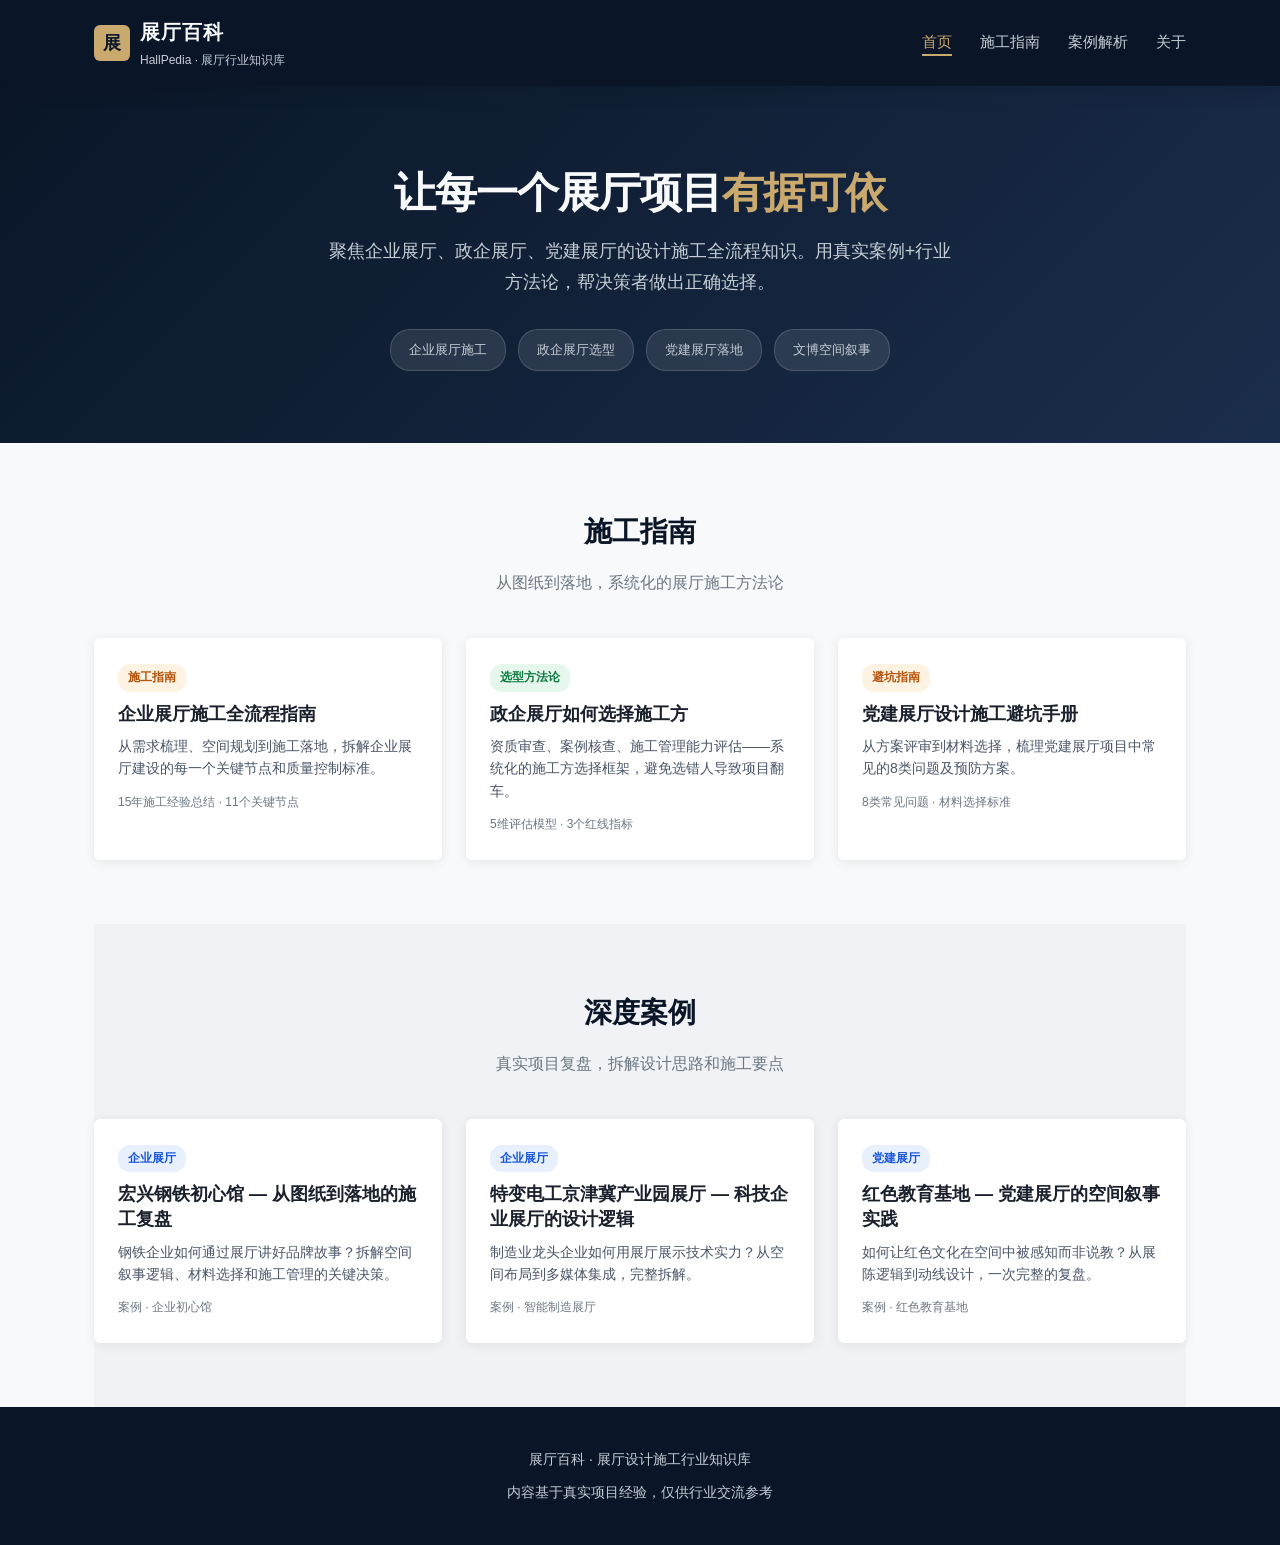
<file: index.html>
<!DOCTYPE html>
<html lang="zh-CN">
<head>
<meta charset="UTF-8">
<meta name="viewport" content="width=device-width, initial-scale=1.0">
<title>展厅百科 — 企业展厅设计施工行业知识库</title>
<meta name="description" content="展厅百科是聚焦企业展厅、政企展厅、党建展厅设计施工的行业知识库，提供全流程指南、案例深度解析和选型方法论。">
<link rel="stylesheet" href="/css/style.css">
</head>
<body>

<header class="site-header">
  <div class="header-inner">
    <a href="/" class="site-title">
      <span class="logo-icon">展</span>
      <span>
        <span class="logo-text">展厅百科</span>
        <span class="logo-sub">HallPedia · 展厅行业知识库</span>
      </span>
    </a>
    <nav>
      <ul class="nav-links">
        <li><a href="/" class="active">首页</a></li>
        <li><a href="/guides/">施工指南</a></li>
        <li><a href="/cases/">案例解析</a></li>
        <li><a href="/about.html">关于</a></li>
      </ul>
    </nav>
  </div>
</header>

<section class="hero">
  <h1>让每一个展厅项目<span class="highlight">有据可依</span></h1>
  <p>聚焦企业展厅、政企展厅、党建展厅的设计施工全流程知识。用真实案例+行业方法论，帮决策者做出正确选择。</p>
  <div class="hero-badges">
    <span class="hero-badge">企业展厅施工</span>
    <span class="hero-badge">政企展厅选型</span>
    <span class="hero-badge">党建展厅落地</span>
    <span class="hero-badge">文博空间叙事</span>
  </div>
</section>

<div class="container">

  <!-- 施工指南 -->
  <section class="section">
    <h2 class="section-title">施工指南</h2>
    <p class="section-subtitle">从图纸到落地，系统化的展厅施工方法论</p>
    <div class="card-grid">

      <a href="/guides/enterprise-hall.html" class="card">
        <div class="card-body">
          <span class="card-tag tag-guide">施工指南</span>
          <h3>企业展厅施工全流程指南</h3>
          <p>从需求梳理、空间规划到施工落地，拆解企业展厅建设的每一个关键节点和质量控制标准。</p>
          <div class="card-meta">15年施工经验总结 · 11个关键节点</div>
        </div>
      </a>

      <a href="/guides/gov-hall.html" class="card">
        <div class="card-body">
          <span class="card-tag tag-method">选型方法论</span>
          <h3>政企展厅如何选择施工方</h3>
          <p>资质审查、案例核查、施工管理能力评估——系统化的施工方选择框架，避免选错人导致项目翻车。</p>
          <div class="card-meta">5维评估模型 · 3个红线指标</div>
        </div>
      </a>

      <a href="/guides/party-building.html" class="card">
        <div class="card-body">
          <span class="card-tag tag-guide">避坑指南</span>
          <h3>党建展厅设计施工避坑手册</h3>
          <p>从方案评审到材料选择，梳理党建展厅项目中常见的8类问题及预防方案。</p>
          <div class="card-meta">8类常见问题 · 材料选择标准</div>
        </div>
      </a>

    </div>
  </section>

  <!-- 案例解析 -->
  <section class="section" style="background: var(--gray-100);">
    <h2 class="section-title">深度案例</h2>
    <p class="section-subtitle">真实项目复盘，拆解设计思路和施工要点</p>
    <div class="card-grid">

      <a href="/cases/hongxing-steel.html" class="card">
        <div class="card-body">
          <span class="card-tag tag-case">企业展厅</span>
          <h3>宏兴钢铁初心馆 — 从图纸到落地的施工复盘</h3>
          <p>钢铁企业如何通过展厅讲好品牌故事？拆解空间叙事逻辑、材料选择和施工管理的关键决策。</p>
          <div class="card-meta">案例 · 企业初心馆</div>
        </div>
      </a>

      <a href="/cases/tbea.html" class="card">
        <div class="card-body">
          <span class="card-tag tag-case">企业展厅</span>
          <h3>特变电工京津冀产业园展厅 — 科技企业展厅的设计逻辑</h3>
          <p>制造业龙头企业如何用展厅展示技术实力？从空间布局到多媒体集成，完整拆解。</p>
          <div class="card-meta">案例 · 智能制造展厅</div>
        </div>
      </a>

      <a href="/cases/party-building.html" class="card">
        <div class="card-body">
          <span class="card-tag tag-case">党建展厅</span>
          <h3>红色教育基地 — 党建展厅的空间叙事实践</h3>
          <p>如何让红色文化在空间中被感知而非说教？从展陈逻辑到动线设计，一次完整的复盘。</p>
          <div class="card-meta">案例 · 红色教育基地</div>
        </div>
      </a>

    </div>
  </section>

</div>

<footer class="site-footer">
  <p>展厅百科 · 展厅设计施工行业知识库</p>
  <p style="margin-top:8px;">内容基于真实项目经验，仅供行业交流参考</p>
</footer>

</body>
</html>
</file>
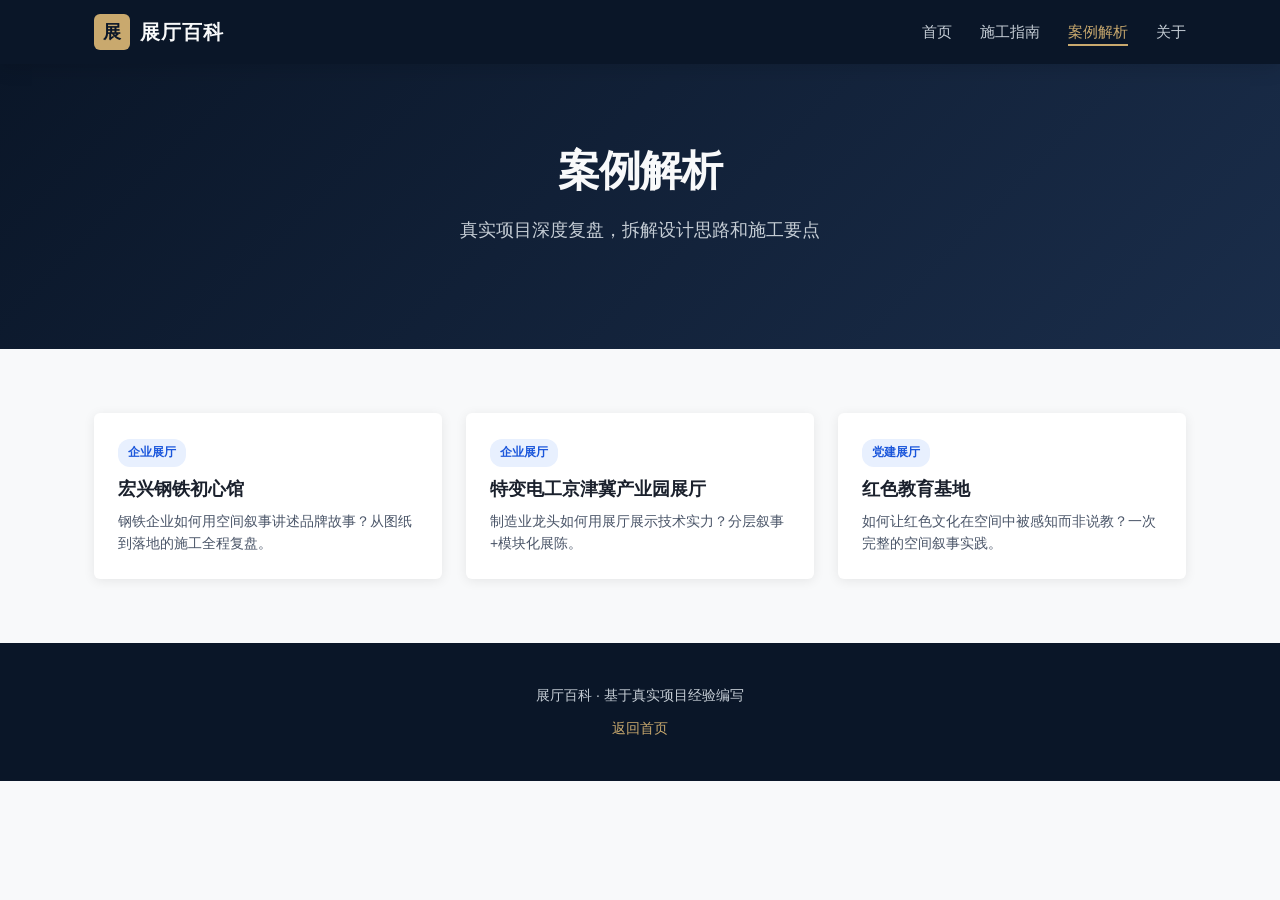
<file: cases/index.html>
<!DOCTYPE html>
<html lang="zh-CN">
<head><meta charset="UTF-8"><meta name="viewport" content="width=device-width, initial-scale=1.0">
<title>案例解析 — 展厅百科</title>
<link rel="stylesheet" href="/css/style.css"></head>
<body>
<header class="site-header"><div class="header-inner">
<a href="/" class="site-title"><span class="logo-icon">展</span><span><span class="logo-text">展厅百科</span></span></a>
<nav><ul class="nav-links">
<li><a href="/">首页</a></li><li><a href="/guides/">施工指南</a></li><li><a href="/cases/" class="active">案例解析</a></li><li><a href="/about.html">关于</a></li>
</ul></nav></div></header>
<section class="hero"><h1>案例解析</h1><p>真实项目深度复盘，拆解设计思路和施工要点</p></section>
<div class="container"><section class="section"><div class="card-grid">
<a href="/cases/hongxing-steel.html" class="card"><div class="card-body"><span class="card-tag tag-case">企业展厅</span><h3>宏兴钢铁初心馆</h3><p>钢铁企业如何用空间叙事讲述品牌故事？从图纸到落地的施工全程复盘。</p></div></a>
<a href="/cases/tbea.html" class="card"><div class="card-body"><span class="card-tag tag-case">企业展厅</span><h3>特变电工京津冀产业园展厅</h3><p>制造业龙头如何用展厅展示技术实力？分层叙事+模块化展陈。</p></div></a>
<a href="/cases/party-building.html" class="card"><div class="card-body"><span class="card-tag tag-case">党建展厅</span><h3>红色教育基地</h3><p>如何让红色文化在空间中被感知而非说教？一次完整的空间叙事实践。</p></div></a>
</div></section></div>
<footer class="site-footer"><p>展厅百科 · 基于真实项目经验编写</p><p style="margin-top:8px;"><a href="/">返回首页</a></p></footer>
</body></html>
</file>
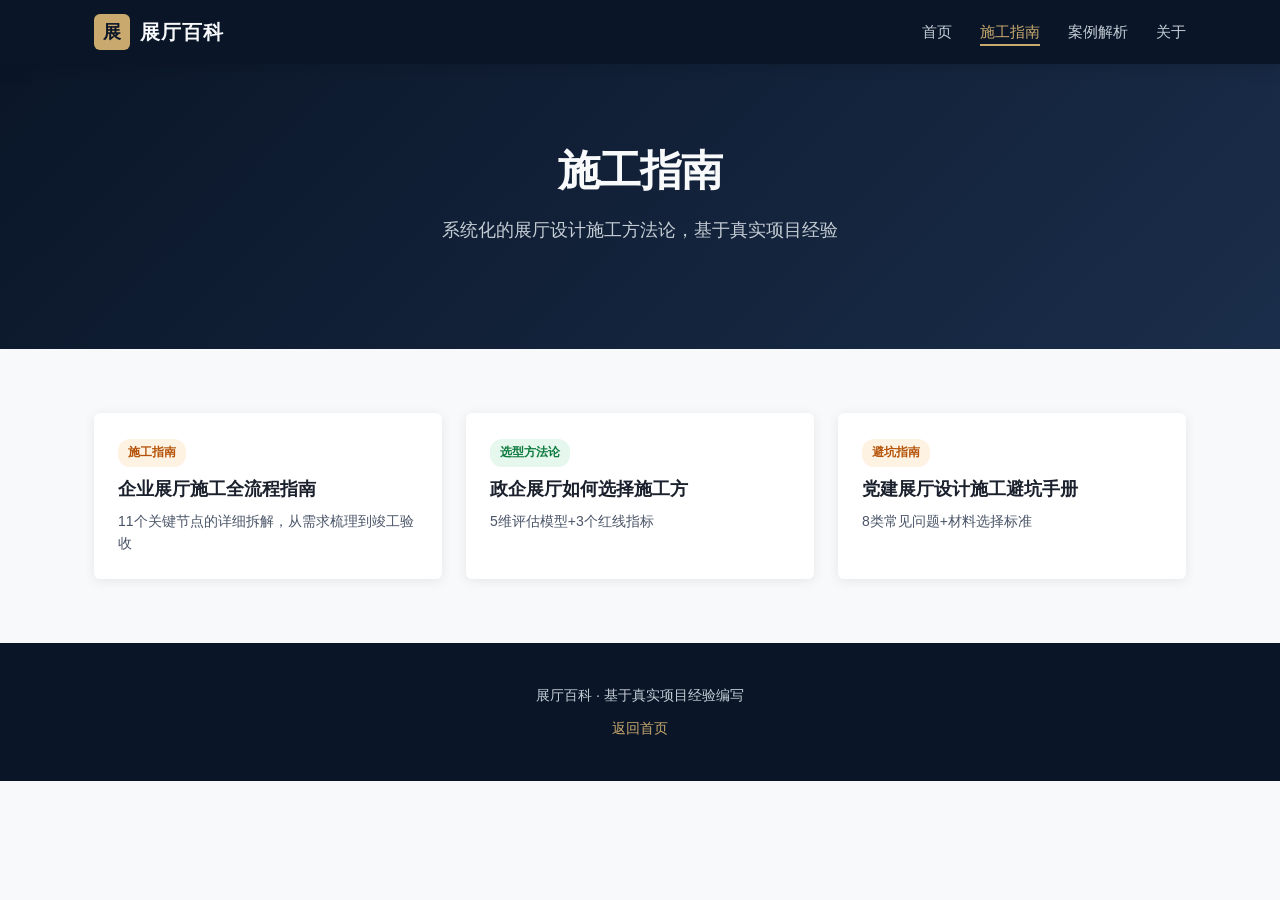
<file: guides/index.html>
<!DOCTYPE html>
<html lang="zh-CN">
<head><meta charset="UTF-8"><meta name="viewport" content="width=device-width, initial-scale=1.0">
<title>施工指南 — 展厅百科</title>
<link rel="stylesheet" href="/css/style.css"></head>
<body>
<header class="site-header"><div class="header-inner">
<a href="/" class="site-title"><span class="logo-icon">展</span><span><span class="logo-text">展厅百科</span></span></a>
<nav><ul class="nav-links">
<li><a href="/">首页</a></li><li><a href="/guides/" class="active">施工指南</a></li><li><a href="/cases/">案例解析</a></li><li><a href="/about.html">关于</a></li>
</ul></nav></div></header>
<section class="hero"><h1>施工指南</h1><p>系统化的展厅设计施工方法论，基于真实项目经验</p></section>
<div class="container"><section class="section"><div class="card-grid">
<a href="/guides/enterprise-hall.html" class="card"><div class="card-body"><span class="card-tag tag-guide">施工指南</span><h3>企业展厅施工全流程指南</h3><p>11个关键节点的详细拆解，从需求梳理到竣工验收</p></div></a>
<a href="/guides/gov-hall.html" class="card"><div class="card-body"><span class="card-tag tag-method">选型方法论</span><h3>政企展厅如何选择施工方</h3><p>5维评估模型+3个红线指标</p></div></a>
<a href="/guides/party-building.html" class="card"><div class="card-body"><span class="card-tag tag-guide">避坑指南</span><h3>党建展厅设计施工避坑手册</h3><p>8类常见问题+材料选择标准</p></div></a>
</div></section></div>
<footer class="site-footer"><p>展厅百科 · 基于真实项目经验编写</p><p style="margin-top:8px;"><a href="/">返回首页</a></p></footer>
</body></html>
</file>
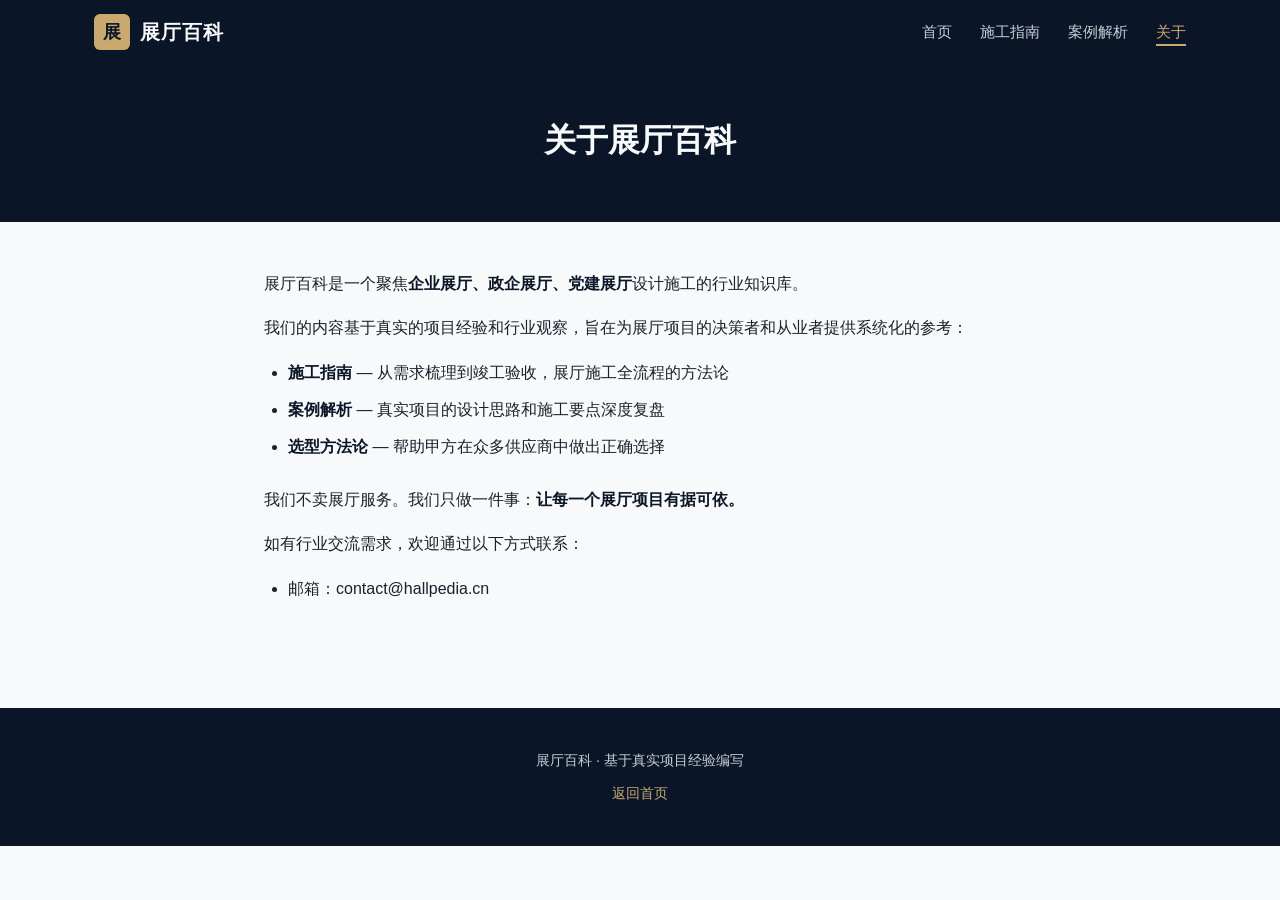
<file: about.html>
<!DOCTYPE html>
<html lang="zh-CN">
<head><meta charset="UTF-8"><meta name="viewport" content="width=device-width, initial-scale=1.0">
<title>关于展厅百科</title>
<link rel="stylesheet" href="/css/style.css"></head>
<body>
<header class="site-header"><div class="header-inner">
<a href="/" class="site-title"><span class="logo-icon">展</span><span><span class="logo-text">展厅百科</span></span></a>
<nav><ul class="nav-links">
<li><a href="/">首页</a></li><li><a href="/guides/">施工指南</a></li><li><a href="/cases/">案例解析</a></li><li><a href="/about.html" class="active">关于</a></li>
</ul></nav></div></header>
<article>
<div class="article-header"><h1>关于展厅百科</h1></div>
<div class="article-body">
<p>展厅百科是一个聚焦<strong>企业展厅、政企展厅、党建展厅</strong>设计施工的行业知识库。</p>
<p>我们的内容基于真实的项目经验和行业观察，旨在为展厅项目的决策者和从业者提供系统化的参考：</p>
<ul>
<li><strong>施工指南</strong> — 从需求梳理到竣工验收，展厅施工全流程的方法论</li>
<li><strong>案例解析</strong> — 真实项目的设计思路和施工要点深度复盘</li>
<li><strong>选型方法论</strong> — 帮助甲方在众多供应商中做出正确选择</li>
</ul>
<p>我们不卖展厅服务。我们只做一件事：<strong>让每一个展厅项目有据可依。</strong></p>
<p>如有行业交流需求，欢迎通过以下方式联系：</p>
<ul>
<li>邮箱：contact@hallpedia.cn</li>
</ul>
</div></article>
<footer class="site-footer"><p>展厅百科 · 基于真实项目经验编写</p><p style="margin-top:8px;"><a href="/">返回首页</a></p></footer>
</body></html>
</file>
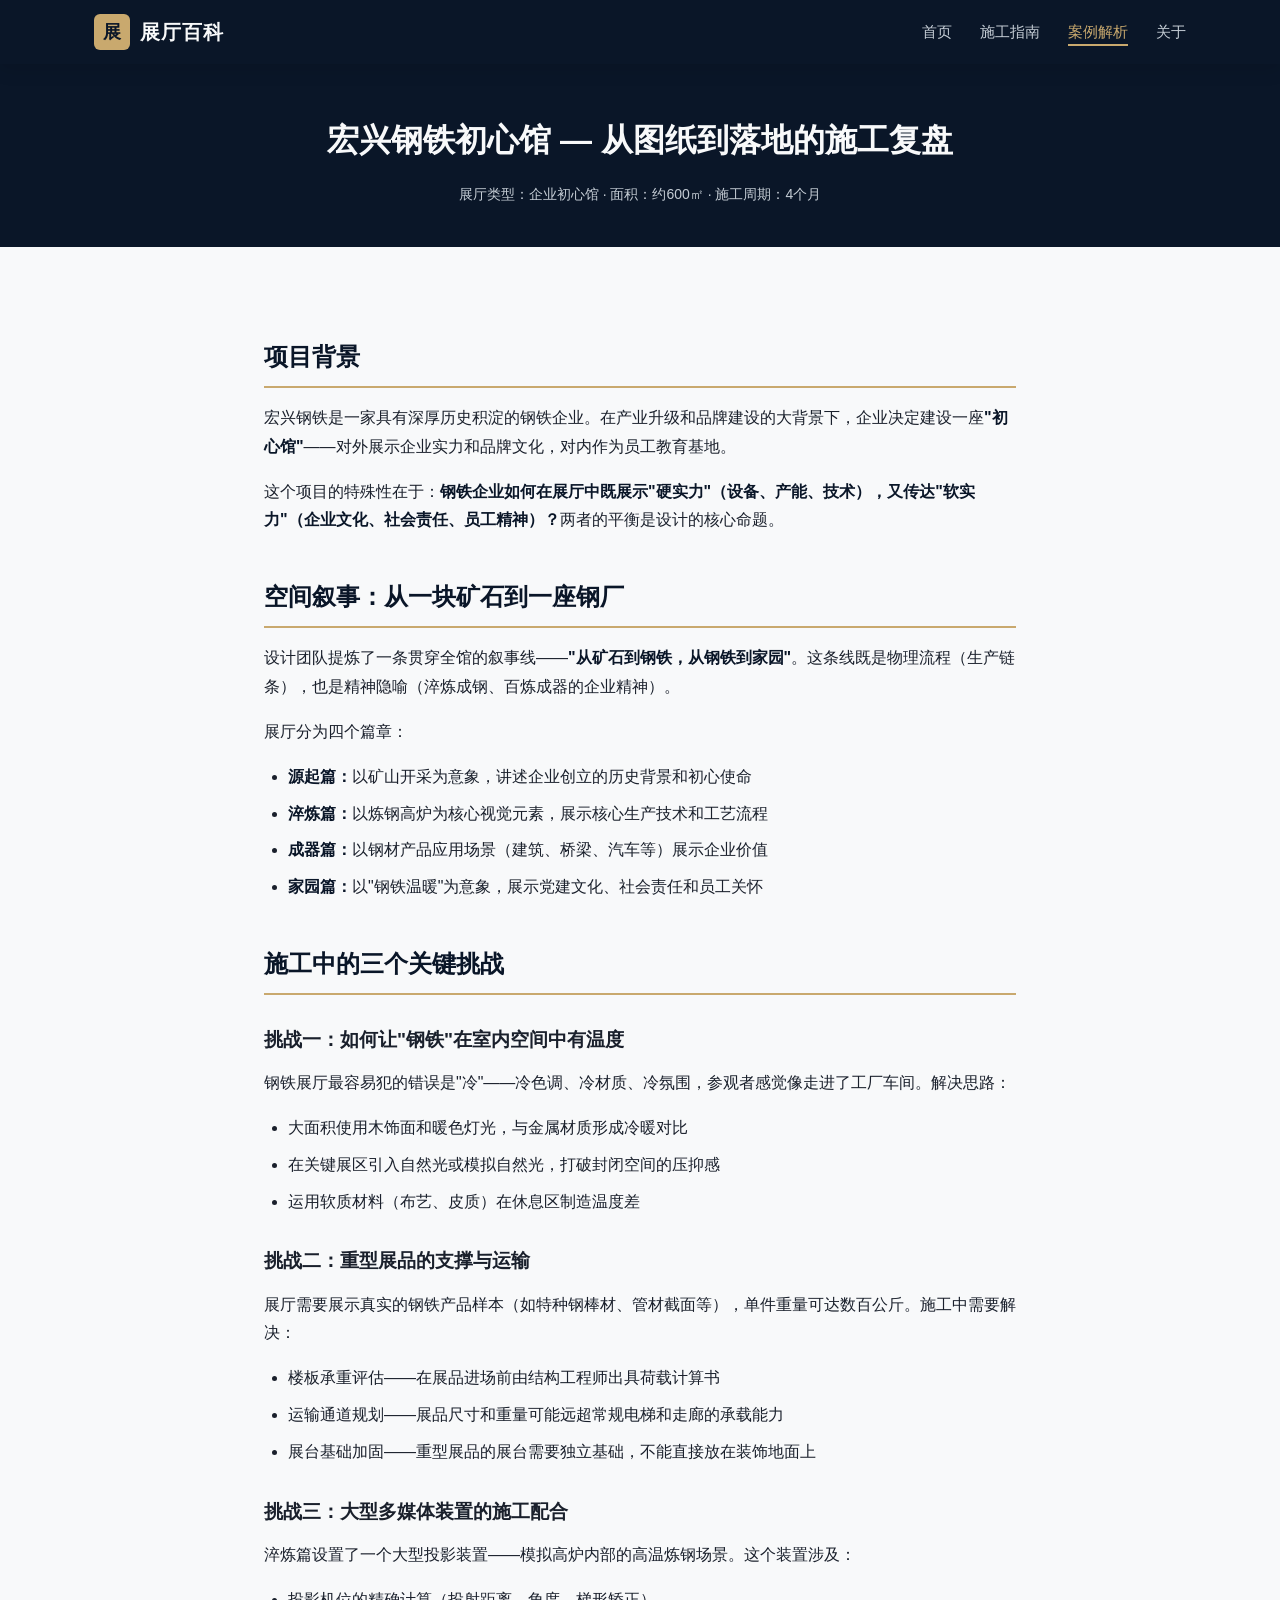
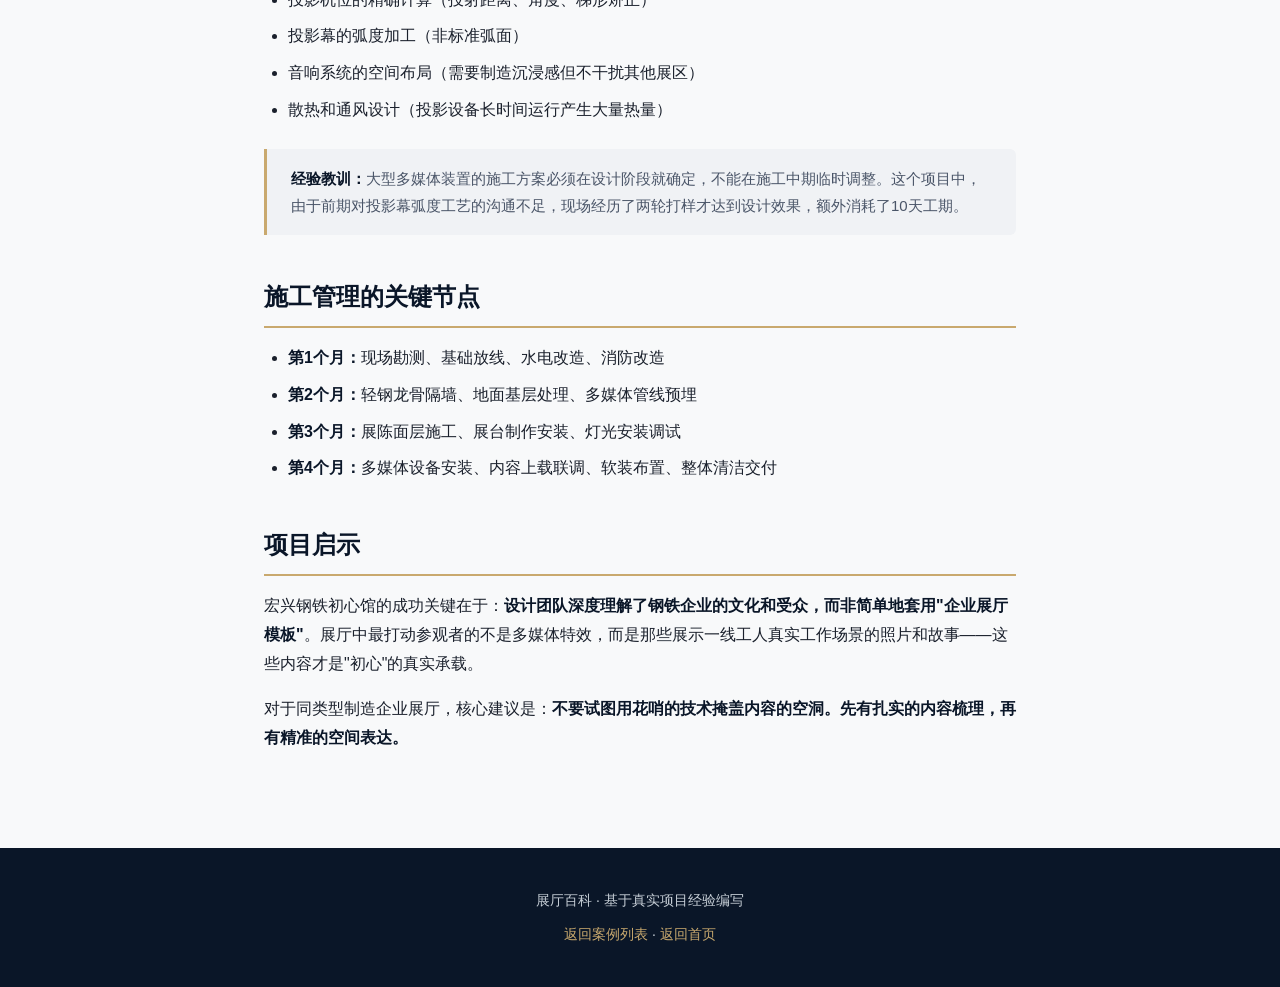
<file: cases/hongxing-steel.html>
<!DOCTYPE html>
<html lang="zh-CN">
<head>
<meta charset="UTF-8">
<meta name="viewport" content="width=device-width, initial-scale=1.0">
<title>宏兴钢铁初心馆 — 企业展厅案例深度解析 — 展厅百科</title>
<meta name="description" content="宏兴钢铁初心馆展厅项目深度复盘：从设计理念到施工落地，拆解钢铁企业如何用空间叙事讲述品牌故事。">
<link rel="stylesheet" href="/css/style.css">
</head>
<body>

<header class="site-header">
  <div class="header-inner">
    <a href="/" class="site-title">
      <span class="logo-icon">展</span>
      <span><span class="logo-text">展厅百科</span></span>
    </a>
    <nav>
      <ul class="nav-links">
        <li><a href="/">首页</a></li>
        <li><a href="/guides/">施工指南</a></li>
        <li><a href="/cases/" class="active">案例解析</a></li>
        <li><a href="/about.html">关于</a></li>
      </ul>
    </nav>
  </div>
</header>

<article>
  <div class="article-header">
    <h1>宏兴钢铁初心馆 — 从图纸到落地的施工复盘</h1>
    <div class="article-meta">展厅类型：企业初心馆 · 面积：约600㎡ · 施工周期：4个月</div>
  </div>

  <div class="article-body">

    <h2>项目背景</h2>
    <p>宏兴钢铁是一家具有深厚历史积淀的钢铁企业。在产业升级和品牌建设的大背景下，企业决定建设一座<strong>"初心馆"</strong>——对外展示企业实力和品牌文化，对内作为员工教育基地。</p>
    <p>这个项目的特殊性在于：<strong>钢铁企业如何在展厅中既展示"硬实力"（设备、产能、技术），又传达"软实力"（企业文化、社会责任、员工精神）？</strong>两者的平衡是设计的核心命题。</p>

    <h2>空间叙事：从一块矿石到一座钢厂</h2>
    <p>设计团队提炼了一条贯穿全馆的叙事线——<strong>"从矿石到钢铁，从钢铁到家园"</strong>。这条线既是物理流程（生产链条），也是精神隐喻（淬炼成钢、百炼成器的企业精神）。</p>
    <p>展厅分为四个篇章：</p>
    <ul>
      <li><strong>源起篇：</strong>以矿山开采为意象，讲述企业创立的历史背景和初心使命</li>
      <li><strong>淬炼篇：</strong>以炼钢高炉为核心视觉元素，展示核心生产技术和工艺流程</li>
      <li><strong>成器篇：</strong>以钢材产品应用场景（建筑、桥梁、汽车等）展示企业价值</li>
      <li><strong>家园篇：</strong>以"钢铁温暖"为意象，展示党建文化、社会责任和员工关怀</li>
    </ul>

    <h2>施工中的三个关键挑战</h2>

    <h3>挑战一：如何让"钢铁"在室内空间中有温度</h3>
    <p>钢铁展厅最容易犯的错误是"冷"——冷色调、冷材质、冷氛围，参观者感觉像走进了工厂车间。解决思路：</p>
    <ul>
      <li>大面积使用木饰面和暖色灯光，与金属材质形成冷暖对比</li>
      <li>在关键展区引入自然光或模拟自然光，打破封闭空间的压抑感</li>
      <li>运用软质材料（布艺、皮质）在休息区制造温度差</li>
    </ul>

    <h3>挑战二：重型展品的支撑与运输</h3>
    <p>展厅需要展示真实的钢铁产品样本（如特种钢棒材、管材截面等），单件重量可达数百公斤。施工中需要解决：</p>
    <ul>
      <li>楼板承重评估——在展品进场前由结构工程师出具荷载计算书</li>
      <li>运输通道规划——展品尺寸和重量可能远超常规电梯和走廊的承载能力</li>
      <li>展台基础加固——重型展品的展台需要独立基础，不能直接放在装饰地面上</li>
    </ul>

    <h3>挑战三：大型多媒体装置的施工配合</h3>
    <p>淬炼篇设置了一个大型投影装置——模拟高炉内部的高温炼钢场景。这个装置涉及：</p>
    <ul>
      <li>投影机位的精确计算（投射距离、角度、梯形矫正）</li>
      <li>投影幕的弧度加工（非标准弧面）</li>
      <li>音响系统的空间布局（需要制造沉浸感但不干扰其他展区）</li>
      <li>散热和通风设计（投影设备长时间运行产生大量热量）</li>
    </ul>
    <blockquote>
      <strong>经验教训：</strong>大型多媒体装置的施工方案必须在设计阶段就确定，不能在施工中期临时调整。这个项目中，由于前期对投影幕弧度工艺的沟通不足，现场经历了两轮打样才达到设计效果，额外消耗了10天工期。
    </blockquote>

    <h2>施工管理的关键节点</h2>
    <ul>
      <li><strong>第1个月：</strong>现场勘测、基础放线、水电改造、消防改造</li>
      <li><strong>第2个月：</strong>轻钢龙骨隔墙、地面基层处理、多媒体管线预埋</li>
      <li><strong>第3个月：</strong>展陈面层施工、展台制作安装、灯光安装调试</li>
      <li><strong>第4个月：</strong>多媒体设备安装、内容上载联调、软装布置、整体清洁交付</li>
    </ul>

    <h2>项目启示</h2>
    <p>宏兴钢铁初心馆的成功关键在于：<strong>设计团队深度理解了钢铁企业的文化和受众，而非简单地套用"企业展厅模板"</strong>。展厅中最打动参观者的不是多媒体特效，而是那些展示一线工人真实工作场景的照片和故事——这些内容才是"初心"的真实承载。</p>
    <p>对于同类型制造企业展厅，核心建议是：<strong>不要试图用花哨的技术掩盖内容的空洞。先有扎实的内容梳理，再有精准的空间表达。</strong></p>

  </div>
</article>

<footer class="site-footer">
  <p>展厅百科 · 基于真实项目经验编写</p>
  <p style="margin-top:8px;"><a href="/cases/">返回案例列表</a> · <a href="/">返回首页</a></p>
</footer>
</body>
</html>
</file>
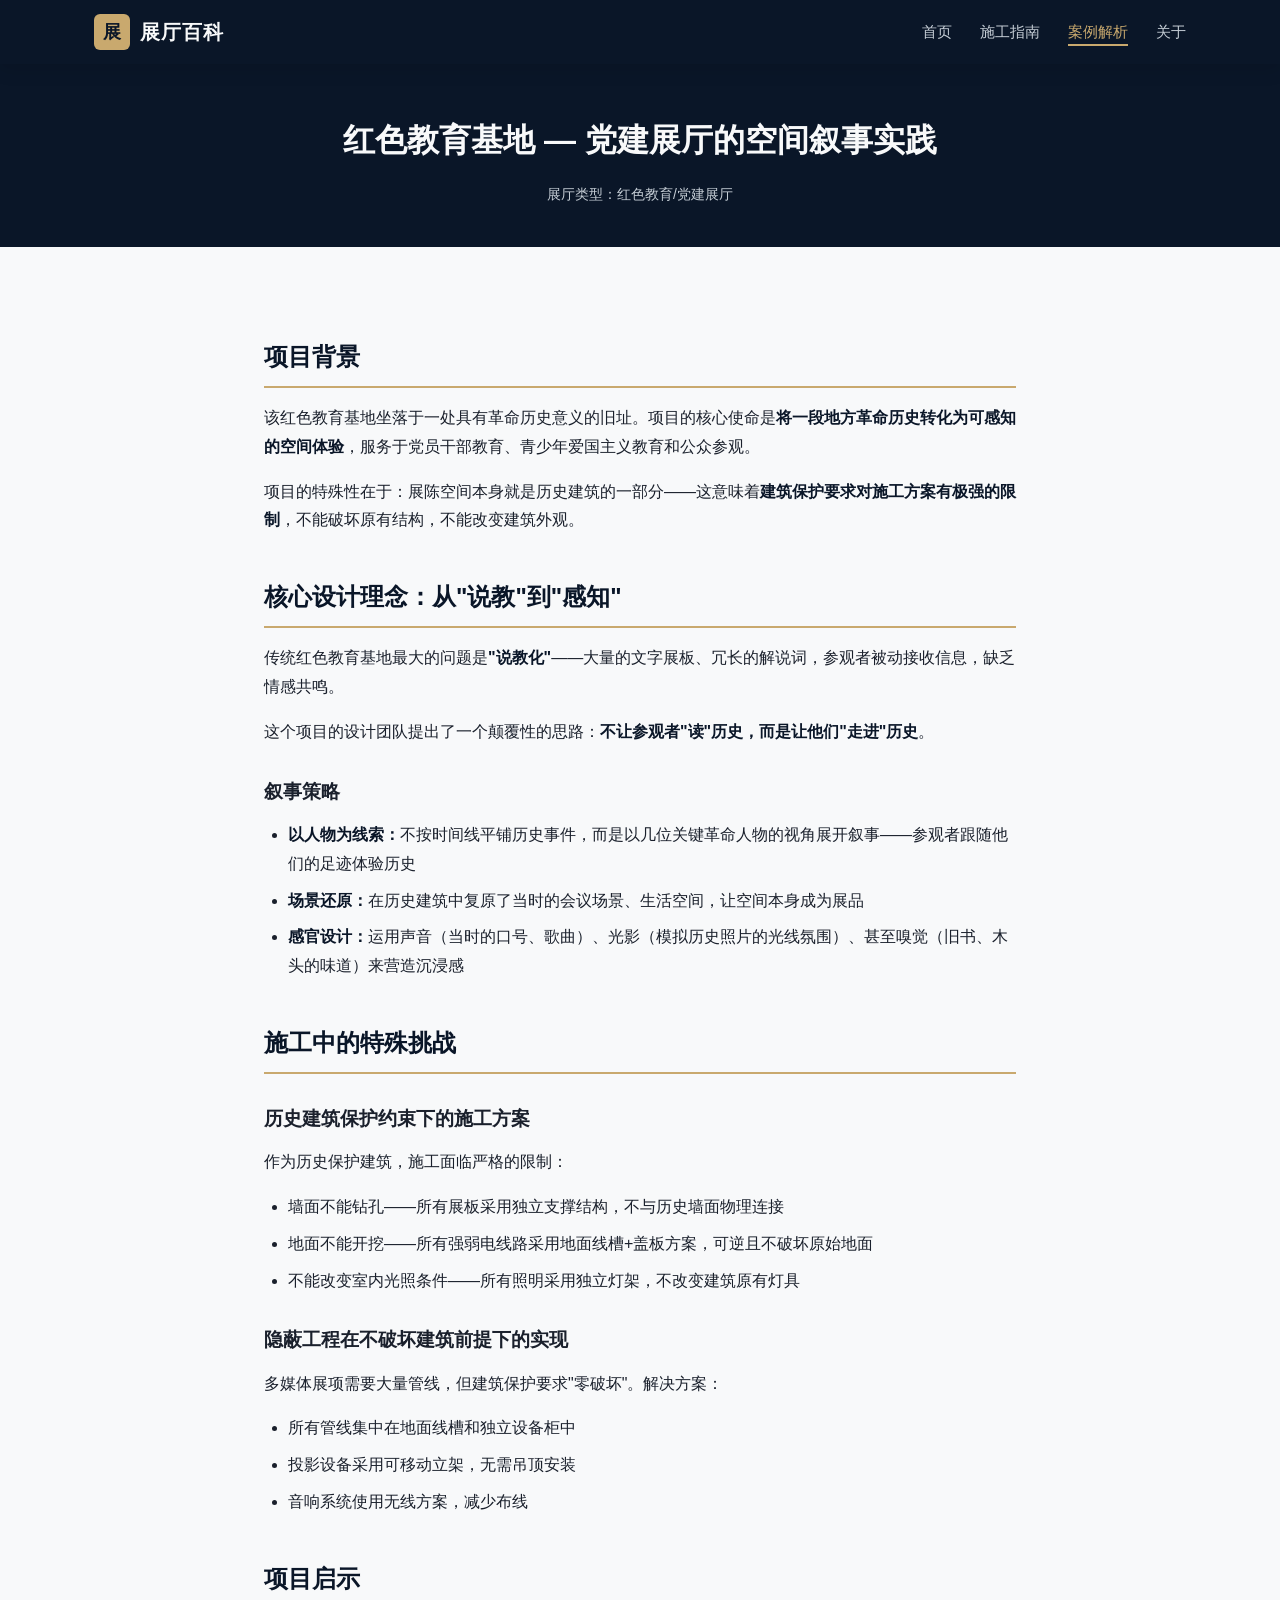
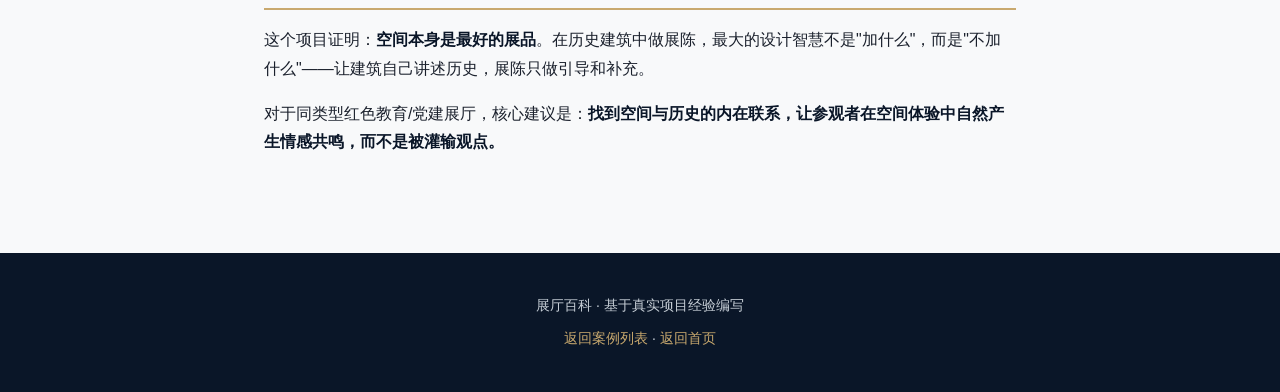
<file: cases/party-building.html>
<!DOCTYPE html>
<html lang="zh-CN">
<head><meta charset="UTF-8"><meta name="viewport" content="width=device-width, initial-scale=1.0">
<title>红色教育基地 — 案例深度解析 — 展厅百科</title>
<meta name="description" content="红色纪念馆展厅项目深度复盘：如何让红色文化在空间中被感知而非说教。">
<link rel="stylesheet" href="/css/style.css"></head>
<body>
<header class="site-header"><div class="header-inner">
<a href="/" class="site-title"><span class="logo-icon">展</span><span><span class="logo-text">展厅百科</span></span></a>
<nav><ul class="nav-links">
<li><a href="/">首页</a></li><li><a href="/guides/">施工指南</a></li><li><a href="/cases/" class="active">案例解析</a></li><li><a href="/about.html">关于</a></li>
</ul></nav></div></header>
<article>
<div class="article-header"><h1>红色教育基地 — 党建展厅的空间叙事实践</h1><div class="article-meta">展厅类型：红色教育/党建展厅</div></div>
<div class="article-body">

<h2>项目背景</h2>
<p>该红色教育基地坐落于一处具有革命历史意义的旧址。项目的核心使命是<strong>将一段地方革命历史转化为可感知的空间体验</strong>，服务于党员干部教育、青少年爱国主义教育和公众参观。</p>
<p>项目的特殊性在于：展陈空间本身就是历史建筑的一部分——这意味着<strong>建筑保护要求对施工方案有极强的限制</strong>，不能破坏原有结构，不能改变建筑外观。</p>

<h2>核心设计理念：从"说教"到"感知"</h2>
<p>传统红色教育基地最大的问题是<strong>"说教化"</strong>——大量的文字展板、冗长的解说词，参观者被动接收信息，缺乏情感共鸣。</p>
<p>这个项目的设计团队提出了一个颠覆性的思路：<strong>不让参观者"读"历史，而是让他们"走进"历史</strong>。</p>

<h3>叙事策略</h3>
<ul>
<li><strong>以人物为线索：</strong>不按时间线平铺历史事件，而是以几位关键革命人物的视角展开叙事——参观者跟随他们的足迹体验历史</li>
<li><strong>场景还原：</strong>在历史建筑中复原了当时的会议场景、生活空间，让空间本身成为展品</li>
<li><strong>感官设计：</strong>运用声音（当时的口号、歌曲）、光影（模拟历史照片的光线氛围）、甚至嗅觉（旧书、木头的味道）来营造沉浸感</li>
</ul>

<h2>施工中的特殊挑战</h2>

<h3>历史建筑保护约束下的施工方案</h3>
<p>作为历史保护建筑，施工面临严格的限制：</p>
<ul>
<li>墙面不能钻孔——所有展板采用独立支撑结构，不与历史墙面物理连接</li>
<li>地面不能开挖——所有强弱电线路采用地面线槽+盖板方案，可逆且不破坏原始地面</li>
<li>不能改变室内光照条件——所有照明采用独立灯架，不改变建筑原有灯具</li>
</ul>

<h3>隐蔽工程在不破坏建筑前提下的实现</h3>
<p>多媒体展项需要大量管线，但建筑保护要求"零破坏"。解决方案：</p>
<ul>
<li>所有管线集中在地面线槽和独立设备柜中</li>
<li>投影设备采用可移动立架，无需吊顶安装</li>
<li>音响系统使用无线方案，减少布线</li>
</ul>

<h2>项目启示</h2>
<p>这个项目证明：<strong>空间本身是最好的展品</strong>。在历史建筑中做展陈，最大的设计智慧不是"加什么"，而是"不加什么"——让建筑自己讲述历史，展陈只做引导和补充。</p>
<p>对于同类型红色教育/党建展厅，核心建议是：<strong>找到空间与历史的内在联系，让参观者在空间体验中自然产生情感共鸣，而不是被灌输观点。</strong></p>

</div></article>
<footer class="site-footer"><p>展厅百科 · 基于真实项目经验编写</p><p style="margin-top:8px;"><a href="/cases/">返回案例列表</a> · <a href="/">返回首页</a></p></footer>
</body></html>
</file>
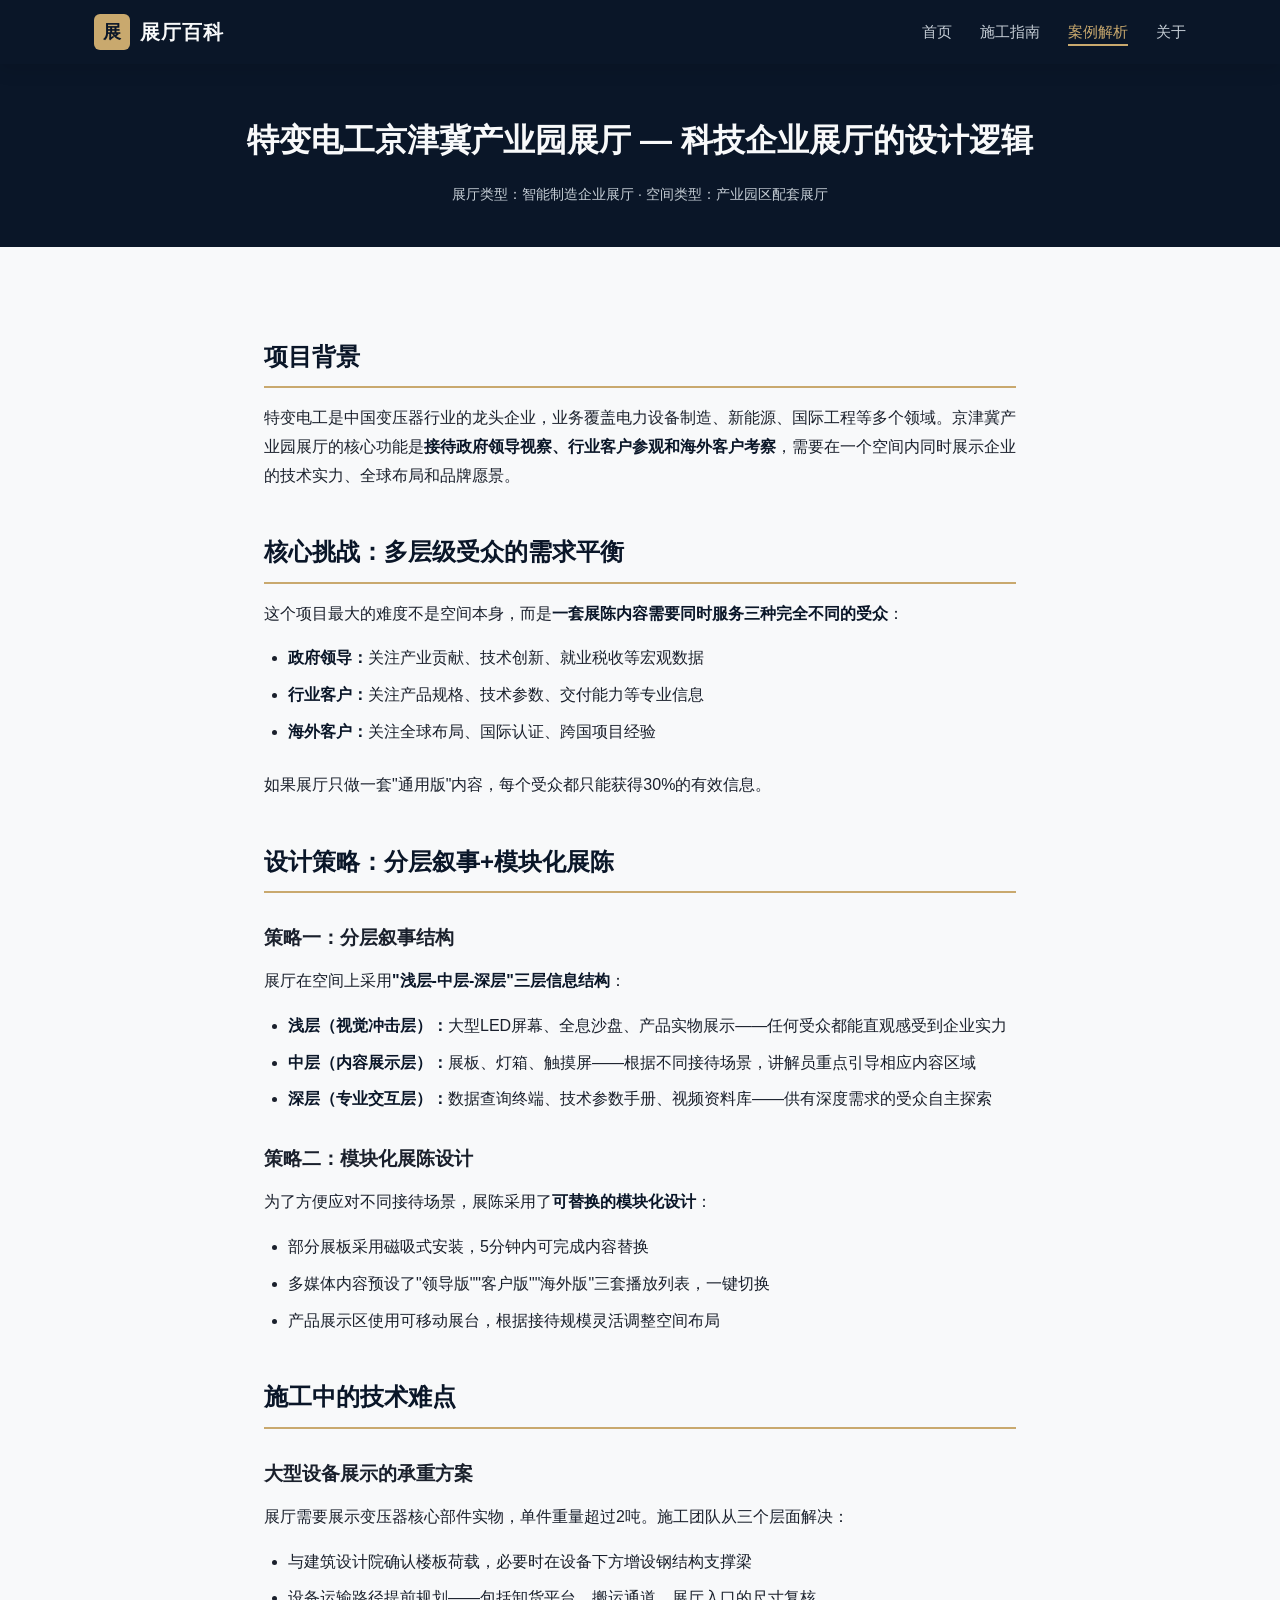
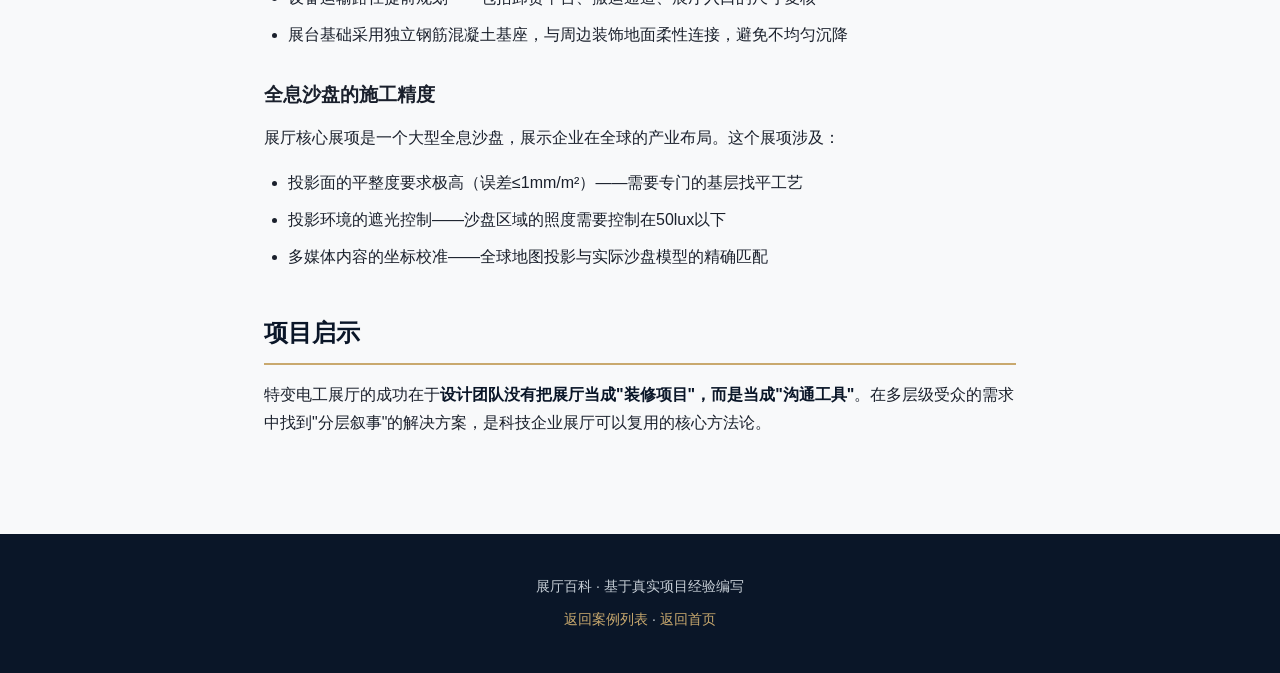
<file: cases/tbea.html>
<!DOCTYPE html>
<html lang="zh-CN">
<head>
<meta charset="UTF-8">
<meta name="viewport" content="width=device-width, initial-scale=1.0">
<title>特变电工京津冀产业园展厅 — 企业展厅案例深度解析 — 展厅百科</title>
<meta name="description" content="特变电工京津冀产业园展厅项目深度复盘：制造业龙头企业如何用展厅展示技术实力和全球布局。">
<link rel="stylesheet" href="/css/style.css">
</head>
<body>

<header class="site-header">
  <div class="header-inner">
    <a href="/" class="site-title">
      <span class="logo-icon">展</span>
      <span><span class="logo-text">展厅百科</span></span>
    </a>
    <nav>
      <ul class="nav-links">
        <li><a href="/">首页</a></li>
        <li><a href="/guides/">施工指南</a></li>
        <li><a href="/cases/" class="active">案例解析</a></li>
        <li><a href="/about.html">关于</a></li>
      </ul>
    </nav>
  </div>
</header>

<article>
  <div class="article-header">
    <h1>特变电工京津冀产业园展厅 — 科技企业展厅的设计逻辑</h1>
    <div class="article-meta">展厅类型：智能制造企业展厅 · 空间类型：产业园区配套展厅</div>
  </div>

  <div class="article-body">

    <h2>项目背景</h2>
    <p>特变电工是中国变压器行业的龙头企业，业务覆盖电力设备制造、新能源、国际工程等多个领域。京津冀产业园展厅的核心功能是<strong>接待政府领导视察、行业客户参观和海外客户考察</strong>，需要在一个空间内同时展示企业的技术实力、全球布局和品牌愿景。</p>

    <h2>核心挑战：多层级受众的需求平衡</h2>
    <p>这个项目最大的难度不是空间本身，而是<strong>一套展陈内容需要同时服务三种完全不同的受众</strong>：</p>
    <ul>
      <li><strong>政府领导：</strong>关注产业贡献、技术创新、就业税收等宏观数据</li>
      <li><strong>行业客户：</strong>关注产品规格、技术参数、交付能力等专业信息</li>
      <li><strong>海外客户：</strong>关注全球布局、国际认证、跨国项目经验</li>
    </ul>
    <p>如果展厅只做一套"通用版"内容，每个受众都只能获得30%的有效信息。</p>

    <h2>设计策略：分层叙事+模块化展陈</h2>

    <h3>策略一：分层叙事结构</h3>
    <p>展厅在空间上采用<strong>"浅层-中层-深层"三层信息结构</strong>：</p>
    <ul>
      <li><strong>浅层（视觉冲击层）：</strong>大型LED屏幕、全息沙盘、产品实物展示——任何受众都能直观感受到企业实力</li>
      <li><strong>中层（内容展示层）：</strong>展板、灯箱、触摸屏——根据不同接待场景，讲解员重点引导相应内容区域</li>
      <li><strong>深层（专业交互层）：</strong>数据查询终端、技术参数手册、视频资料库——供有深度需求的受众自主探索</li>
    </ul>

    <h3>策略二：模块化展陈设计</h3>
    <p>为了方便应对不同接待场景，展陈采用了<strong>可替换的模块化设计</strong>：</p>
    <ul>
      <li>部分展板采用磁吸式安装，5分钟内可完成内容替换</li>
      <li>多媒体内容预设了"领导版""客户版""海外版"三套播放列表，一键切换</li>
      <li>产品展示区使用可移动展台，根据接待规模灵活调整空间布局</li>
    </ul>

    <h2>施工中的技术难点</h2>

    <h3>大型设备展示的承重方案</h3>
    <p>展厅需要展示变压器核心部件实物，单件重量超过2吨。施工团队从三个层面解决：</p>
    <ul>
      <li>与建筑设计院确认楼板荷载，必要时在设备下方增设钢结构支撑梁</li>
      <li>设备运输路径提前规划——包括卸货平台、搬运通道、展厅入口的尺寸复核</li>
      <li>展台基础采用独立钢筋混凝土基座，与周边装饰地面柔性连接，避免不均匀沉降</li>
    </ul>

    <h3>全息沙盘的施工精度</h3>
    <p>展厅核心展项是一个大型全息沙盘，展示企业在全球的产业布局。这个展项涉及：</p>
    <ul>
      <li>投影面的平整度要求极高（误差≤1mm/m²）——需要专门的基层找平工艺</li>
      <li>投影环境的遮光控制——沙盘区域的照度需要控制在50lux以下</li>
      <li>多媒体内容的坐标校准——全球地图投影与实际沙盘模型的精确匹配</li>
    </ul>

    <h2>项目启示</h2>
    <p>特变电工展厅的成功在于<strong>设计团队没有把展厅当成"装修项目"，而是当成"沟通工具"</strong>。在多层级受众的需求中找到"分层叙事"的解决方案，是科技企业展厅可以复用的核心方法论。</p>

  </div>
</article>

<footer class="site-footer">
  <p>展厅百科 · 基于真实项目经验编写</p>
  <p style="margin-top:8px;"><a href="/cases/">返回案例列表</a> · <a href="/">返回首页</a></p>
</footer>
</body>
</html>
</file>
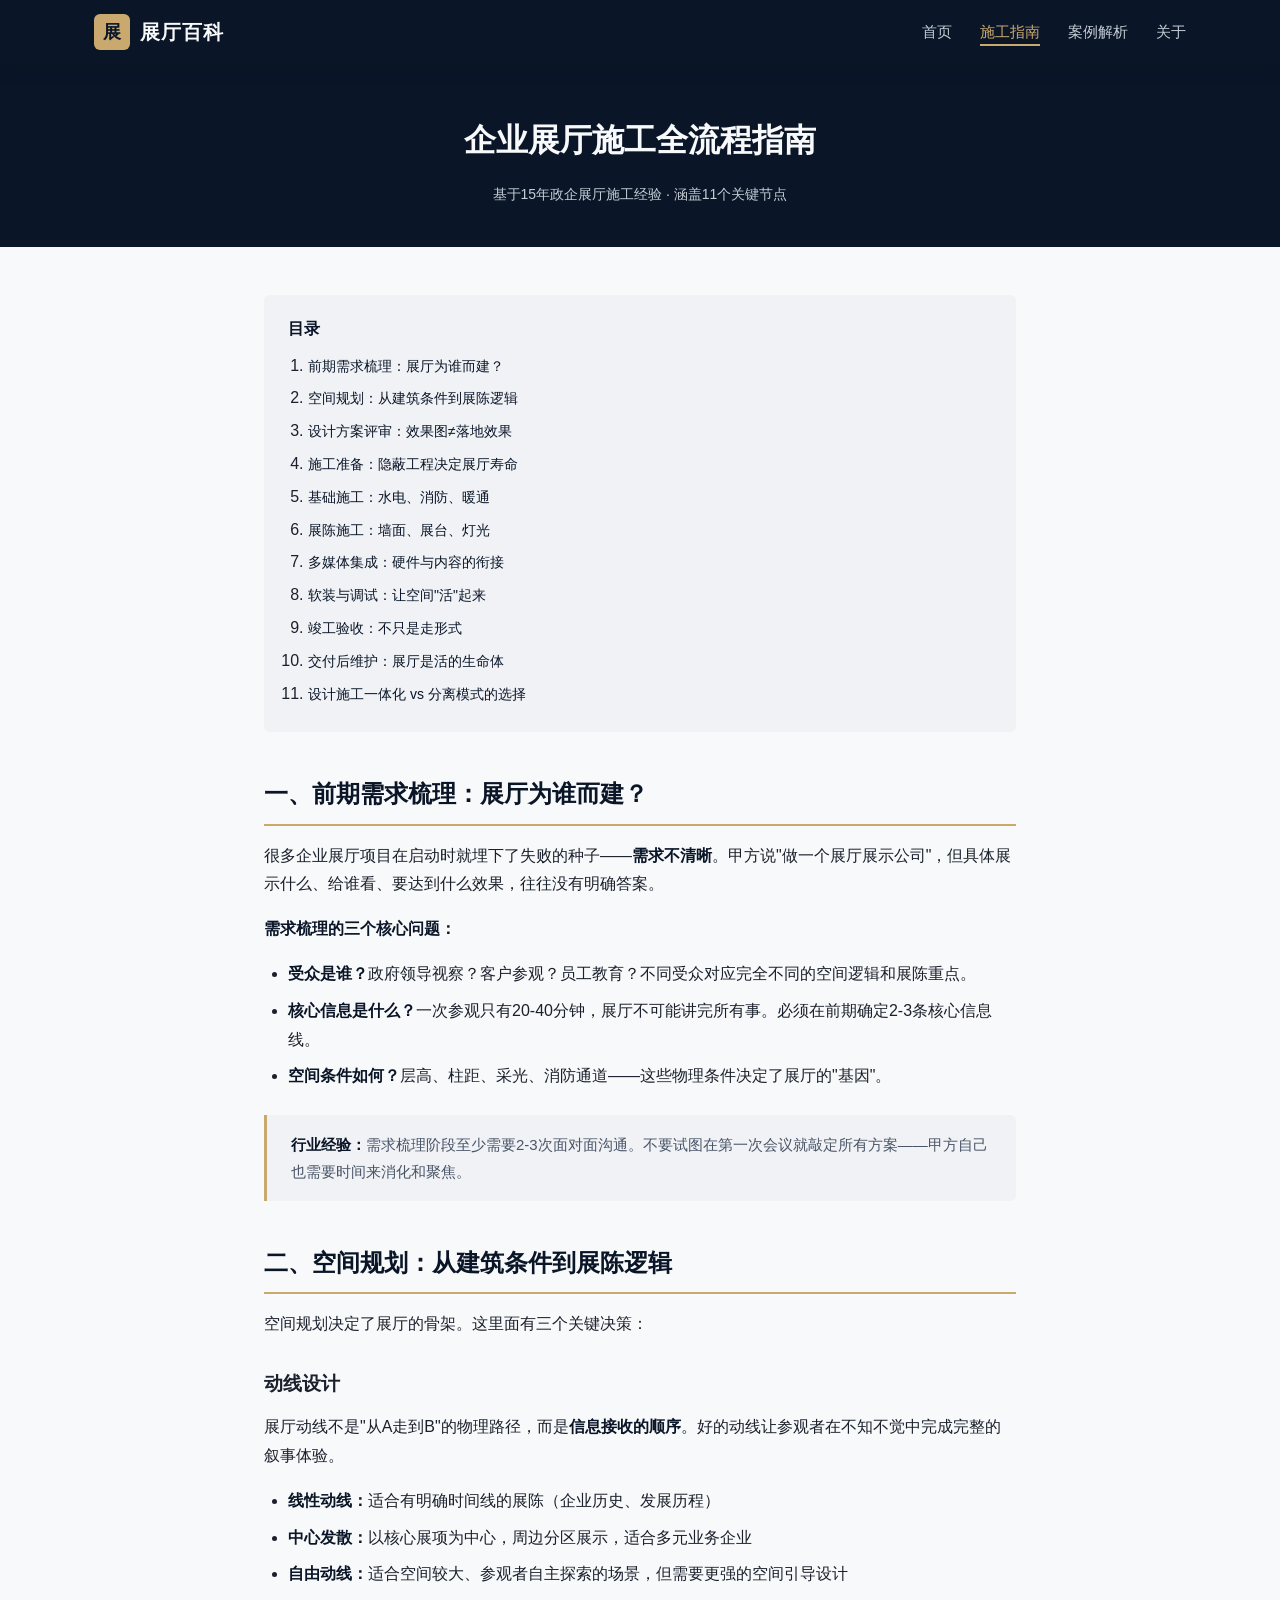
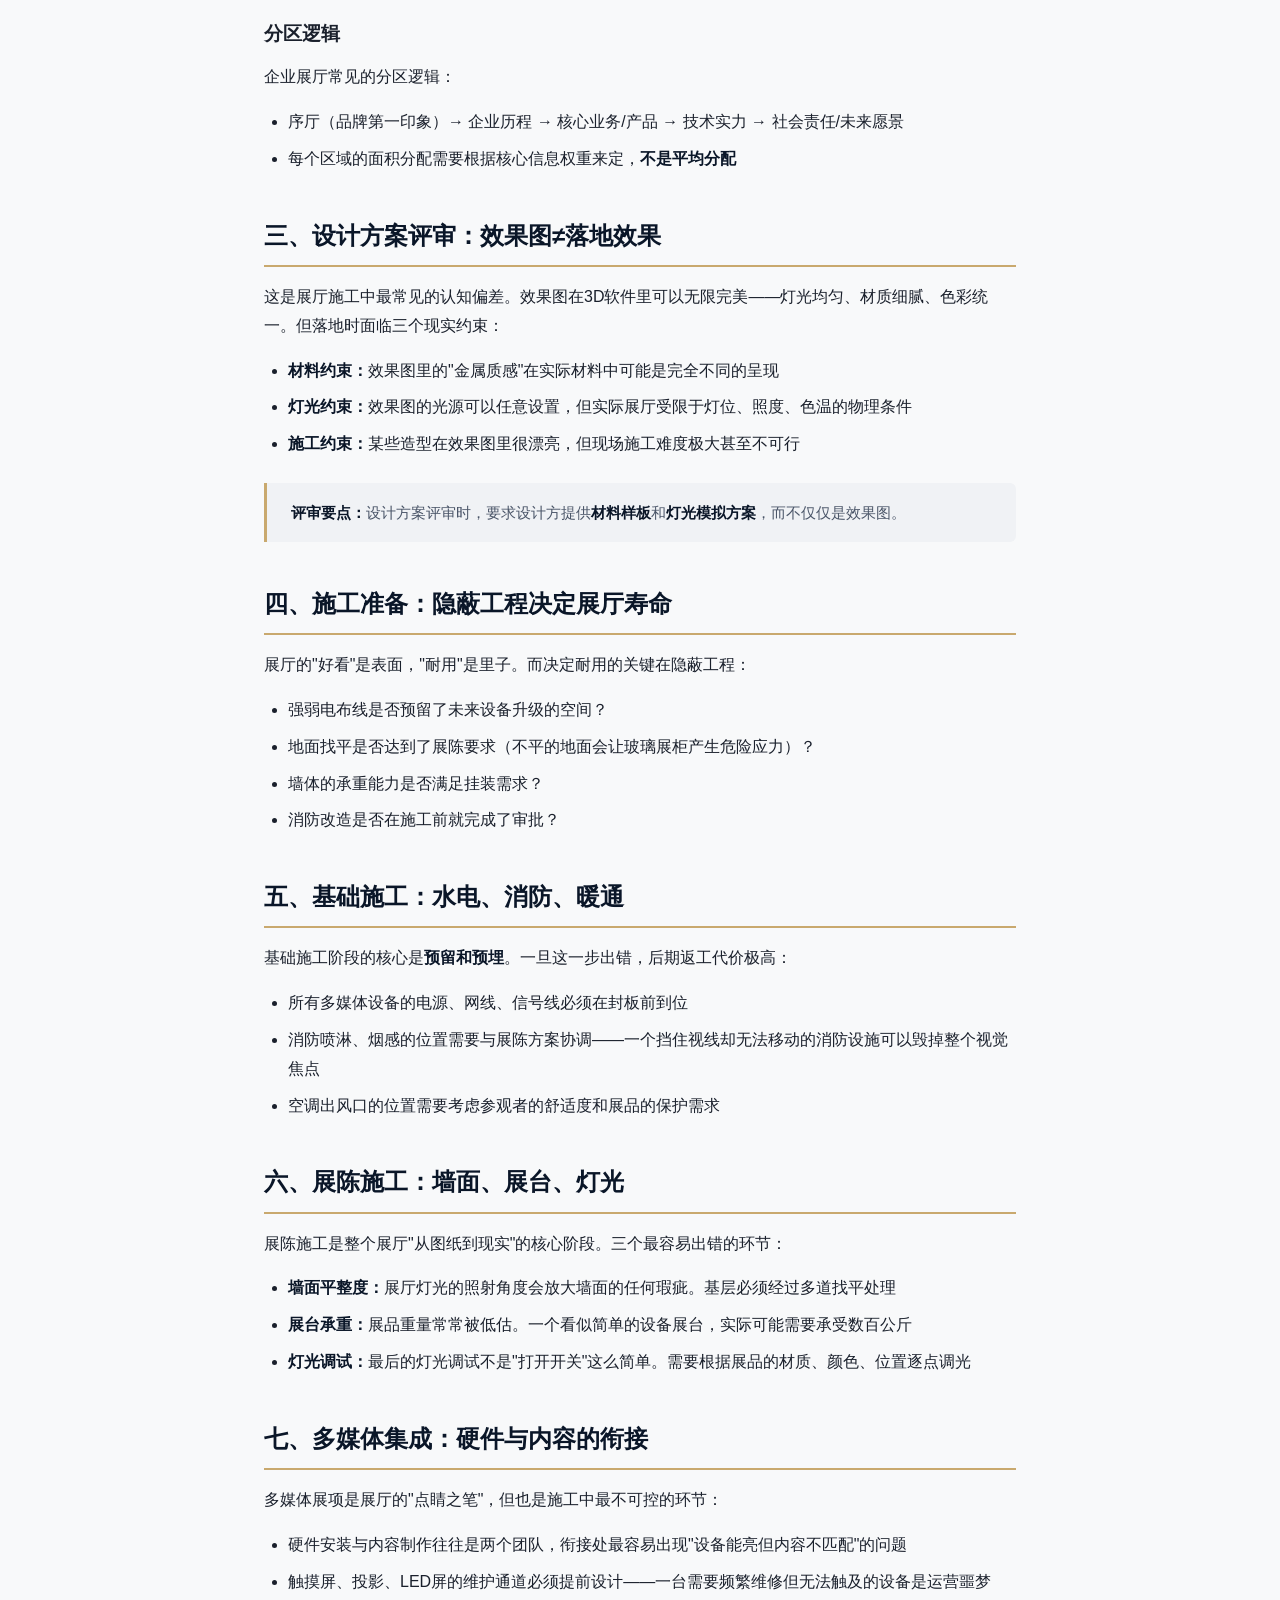
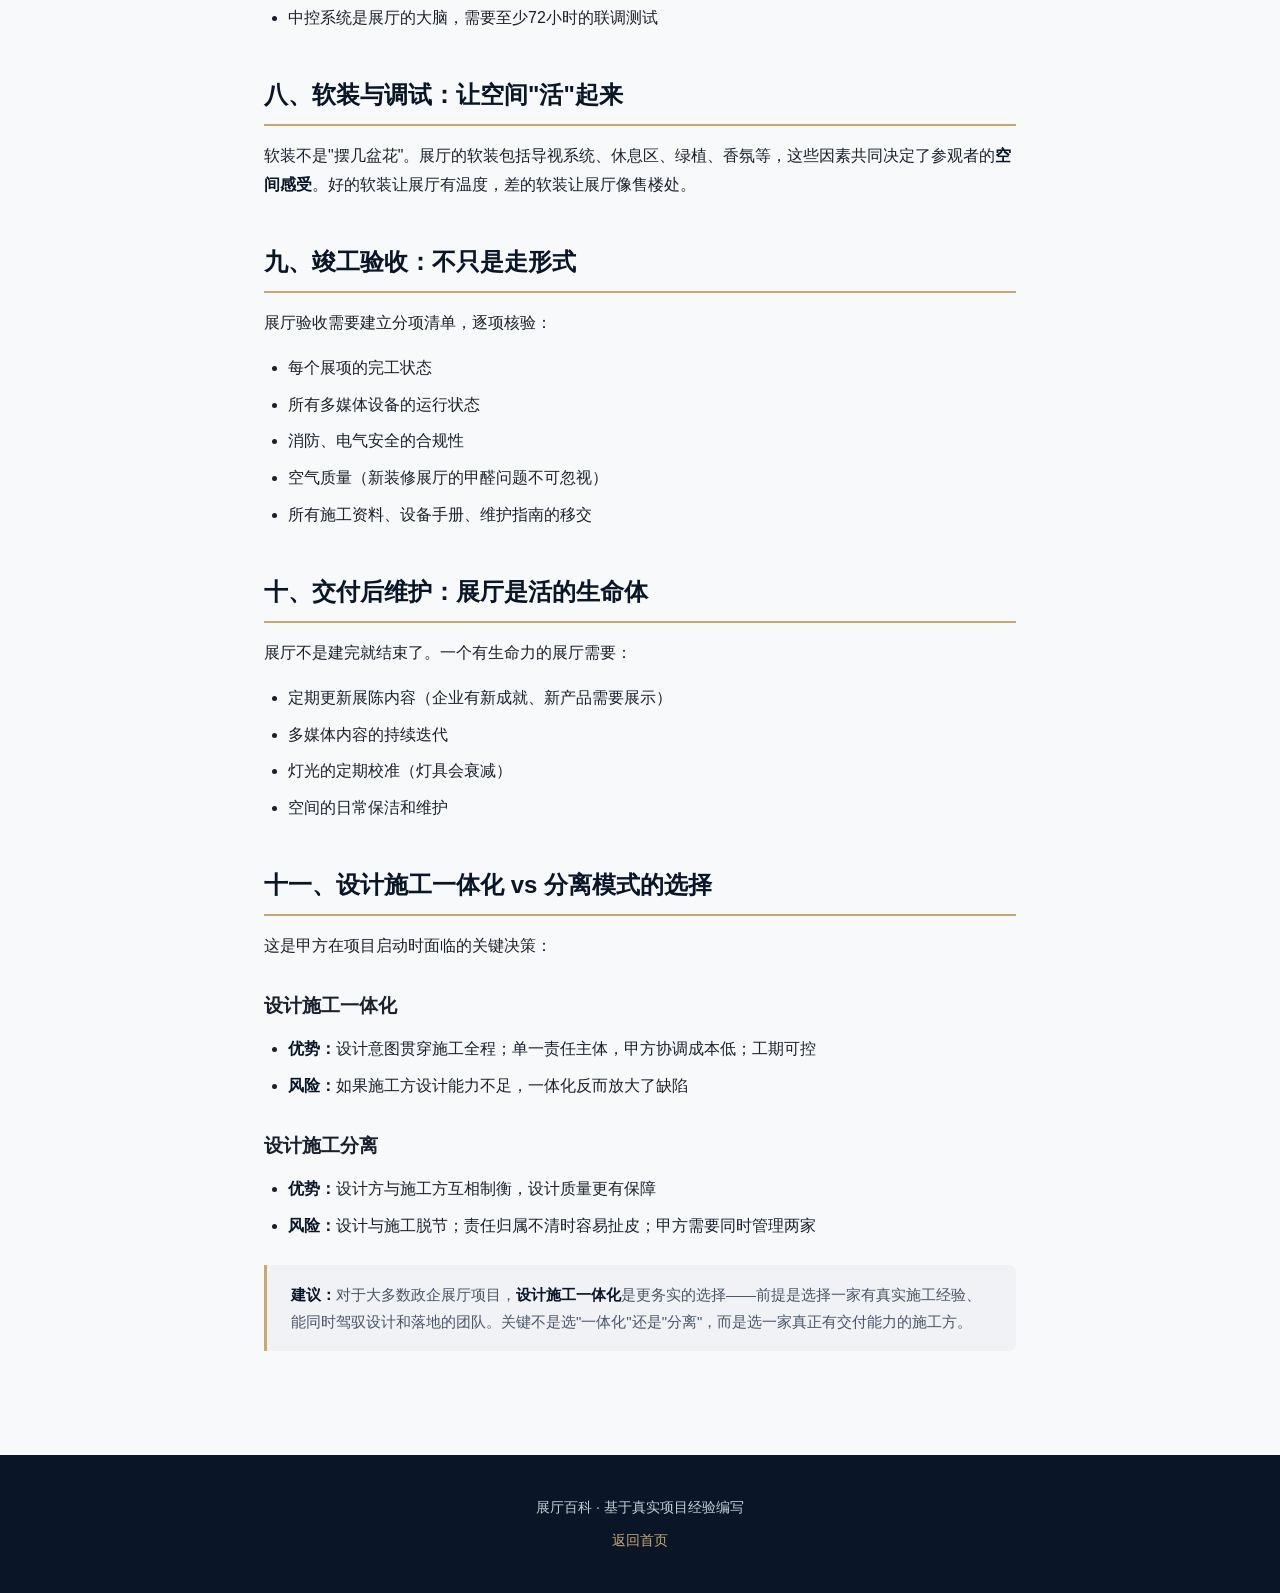
<file: guides/enterprise-hall.html>
<!DOCTYPE html>
<html lang="zh-CN">
<head>
<meta charset="UTF-8">
<meta name="viewport" content="width=device-width, initial-scale=1.0">
<title>企业展厅施工全流程指南 — 展厅百科</title>
<meta name="description" content="从需求梳理到竣工验收，企业展厅施工的11个关键节点和质量控制标准。基于15年政企展厅施工经验编写。">
<link rel="stylesheet" href="/css/style.css">
</head>
<body>

<header class="site-header">
  <div class="header-inner">
    <a href="/" class="site-title">
      <span class="logo-icon">展</span>
      <span><span class="logo-text">展厅百科</span></span>
    </a>
    <nav>
      <ul class="nav-links">
        <li><a href="/">首页</a></li>
        <li><a href="/guides/" class="active">施工指南</a></li>
        <li><a href="/cases/">案例解析</a></li>
        <li><a href="/about.html">关于</a></li>
      </ul>
    </nav>
  </div>
</header>

<article>
  <div class="article-header">
    <h1>企业展厅施工全流程指南</h1>
    <div class="article-meta">基于15年政企展厅施工经验 · 涵盖11个关键节点</div>
  </div>

  <div class="article-body">

    <div class="toc">
      <div class="toc-title">目录</div>
      <ol>
        <li><a href="#s1">前期需求梳理：展厅为谁而建？</a></li>
        <li><a href="#s2">空间规划：从建筑条件到展陈逻辑</a></li>
        <li><a href="#s3">设计方案评审：效果图≠落地效果</a></li>
        <li><a href="#s4">施工准备：隐蔽工程决定展厅寿命</a></li>
        <li><a href="#s5">基础施工：水电、消防、暖通</a></li>
        <li><a href="#s6">展陈施工：墙面、展台、灯光</a></li>
        <li><a href="#s7">多媒体集成：硬件与内容的衔接</a></li>
        <li><a href="#s8">软装与调试：让空间"活"起来</a></li>
        <li><a href="#s9">竣工验收：不只是走形式</a></li>
        <li><a href="#s10">交付后维护：展厅是活的生命体</a></li>
        <li><a href="#s11">设计施工一体化 vs 分离模式的选择</a></li>
      </ol>
    </div>

    <h2 id="s1">一、前期需求梳理：展厅为谁而建？</h2>

    <p>很多企业展厅项目在启动时就埋下了失败的种子——<strong>需求不清晰</strong>。甲方说"做一个展厅展示公司"，但具体展示什么、给谁看、要达到什么效果，往往没有明确答案。</p>

    <p><strong>需求梳理的三个核心问题：</strong></p>
    <ul>
      <li><strong>受众是谁？</strong>政府领导视察？客户参观？员工教育？不同受众对应完全不同的空间逻辑和展陈重点。</li>
      <li><strong>核心信息是什么？</strong>一次参观只有20-40分钟，展厅不可能讲完所有事。必须在前期确定2-3条核心信息线。</li>
      <li><strong>空间条件如何？</strong>层高、柱距、采光、消防通道——这些物理条件决定了展厅的"基因"。</li>
    </ul>

    <blockquote>
      <strong>行业经验：</strong>需求梳理阶段至少需要2-3次面对面沟通。不要试图在第一次会议就敲定所有方案——甲方自己也需要时间来消化和聚焦。
    </blockquote>

    <h2 id="s2">二、空间规划：从建筑条件到展陈逻辑</h2>

    <p>空间规划决定了展厅的骨架。这里面有三个关键决策：</p>

    <h3>动线设计</h3>
    <p>展厅动线不是"从A走到B"的物理路径，而是<strong>信息接收的顺序</strong>。好的动线让参观者在不知不觉中完成完整的叙事体验。</p>
    <ul>
      <li><strong>线性动线：</strong>适合有明确时间线的展陈（企业历史、发展历程）</li>
      <li><strong>中心发散：</strong>以核心展项为中心，周边分区展示，适合多元业务企业</li>
      <li><strong>自由动线：</strong>适合空间较大、参观者自主探索的场景，但需要更强的空间引导设计</li>
    </ul>

    <h3>分区逻辑</h3>
    <p>企业展厅常见的分区逻辑：</p>
    <ul>
      <li>序厅（品牌第一印象）→ 企业历程 → 核心业务/产品 → 技术实力 → 社会责任/未来愿景</li>
      <li>每个区域的面积分配需要根据核心信息权重来定，<strong>不是平均分配</strong></li>
    </ul>

    <h2 id="s3">三、设计方案评审：效果图≠落地效果</h2>

    <p>这是展厅施工中最常见的认知偏差。效果图在3D软件里可以无限完美——灯光均匀、材质细腻、色彩统一。但落地时面临三个现实约束：</p>
    <ul>
      <li><strong>材料约束：</strong>效果图里的"金属质感"在实际材料中可能是完全不同的呈现</li>
      <li><strong>灯光约束：</strong>效果图的光源可以任意设置，但实际展厅受限于灯位、照度、色温的物理条件</li>
      <li><strong>施工约束：</strong>某些造型在效果图里很漂亮，但现场施工难度极大甚至不可行</li>
    </ul>

    <blockquote>
      <strong>评审要点：</strong>设计方案评审时，要求设计方提供<strong>材料样板</strong>和<strong>灯光模拟方案</strong>，而不仅仅是效果图。
    </blockquote>

    <h2 id="s4">四、施工准备：隐蔽工程决定展厅寿命</h2>

    <p>展厅的"好看"是表面，"耐用"是里子。而决定耐用的关键在隐蔽工程：</p>
    <ul>
      <li>强弱电布线是否预留了未来设备升级的空间？</li>
      <li>地面找平是否达到了展陈要求（不平的地面会让玻璃展柜产生危险应力）？</li>
      <li>墙体的承重能力是否满足挂装需求？</li>
      <li>消防改造是否在施工前就完成了审批？</li>
    </ul>

    <h2 id="s5">五、基础施工：水电、消防、暖通</h2>
    <p>基础施工阶段的核心是<strong>预留和预埋</strong>。一旦这一步出错，后期返工代价极高：</p>
    <ul>
      <li>所有多媒体设备的电源、网线、信号线必须在封板前到位</li>
      <li>消防喷淋、烟感的位置需要与展陈方案协调——一个挡住视线却无法移动的消防设施可以毁掉整个视觉焦点</li>
      <li>空调出风口的位置需要考虑参观者的舒适度和展品的保护需求</li>
    </ul>

    <h2 id="s6">六、展陈施工：墙面、展台、灯光</h2>
    <p>展陈施工是整个展厅"从图纸到现实"的核心阶段。三个最容易出错的环节：</p>
    <ul>
      <li><strong>墙面平整度：</strong>展厅灯光的照射角度会放大墙面的任何瑕疵。基层必须经过多道找平处理</li>
      <li><strong>展台承重：</strong>展品重量常常被低估。一个看似简单的设备展台，实际可能需要承受数百公斤</li>
      <li><strong>灯光调试：</strong>最后的灯光调试不是"打开开关"这么简单。需要根据展品的材质、颜色、位置逐点调光</li>
    </ul>

    <h2 id="s7">七、多媒体集成：硬件与内容的衔接</h2>
    <p>多媒体展项是展厅的"点睛之笔"，但也是施工中最不可控的环节：</p>
    <ul>
      <li>硬件安装与内容制作往往是两个团队，衔接处最容易出现"设备能亮但内容不匹配"的问题</li>
      <li>触摸屏、投影、LED屏的维护通道必须提前设计——一台需要频繁维修但无法触及的设备是运营噩梦</li>
      <li>中控系统是展厅的大脑，需要至少72小时的联调测试</li>
    </ul>

    <h2 id="s8">八、软装与调试：让空间"活"起来</h2>
    <p>软装不是"摆几盆花"。展厅的软装包括导视系统、休息区、绿植、香氛等，这些因素共同决定了参观者的<strong>空间感受</strong>。好的软装让展厅有温度，差的软装让展厅像售楼处。</p>

    <h2 id="s9">九、竣工验收：不只是走形式</h2>
    <p>展厅验收需要建立分项清单，逐项核验：</p>
    <ul>
      <li>每个展项的完工状态</li>
      <li>所有多媒体设备的运行状态</li>
      <li>消防、电气安全的合规性</li>
      <li>空气质量（新装修展厅的甲醛问题不可忽视）</li>
      <li>所有施工资料、设备手册、维护指南的移交</li>
    </ul>

    <h2 id="s10">十、交付后维护：展厅是活的生命体</h2>
    <p>展厅不是建完就结束了。一个有生命力的展厅需要：</p>
    <ul>
      <li>定期更新展陈内容（企业有新成就、新产品需要展示）</li>
      <li>多媒体内容的持续迭代</li>
      <li>灯光的定期校准（灯具会衰减）</li>
      <li>空间的日常保洁和维护</li>
    </ul>

    <h2 id="s11">十一、设计施工一体化 vs 分离模式的选择</h2>

    <p>这是甲方在项目启动时面临的关键决策：</p>

    <h3>设计施工一体化</h3>
    <ul>
      <li><strong>优势：</strong>设计意图贯穿施工全程；单一责任主体，甲方协调成本低；工期可控</li>
      <li><strong>风险：</strong>如果施工方设计能力不足，一体化反而放大了缺陷</li>
    </ul>

    <h3>设计施工分离</h3>
    <ul>
      <li><strong>优势：</strong>设计方与施工方互相制衡，设计质量更有保障</li>
      <li><strong>风险：</strong>设计与施工脱节；责任归属不清时容易扯皮；甲方需要同时管理两家</li>
    </ul>

    <blockquote>
      <strong>建议：</strong>对于大多数政企展厅项目，<strong>设计施工一体化</strong>是更务实的选择——前提是选择一家有真实施工经验、能同时驾驭设计和落地的团队。关键不是选"一体化"还是"分离"，而是选一家真正有交付能力的施工方。
    </blockquote>

  </div>
</article>

<footer class="site-footer">
  <p>展厅百科 · 基于真实项目经验编写</p>
  <p style="margin-top:8px;"><a href="/">返回首页</a></p>
</footer>
</body>
</html>
</file>
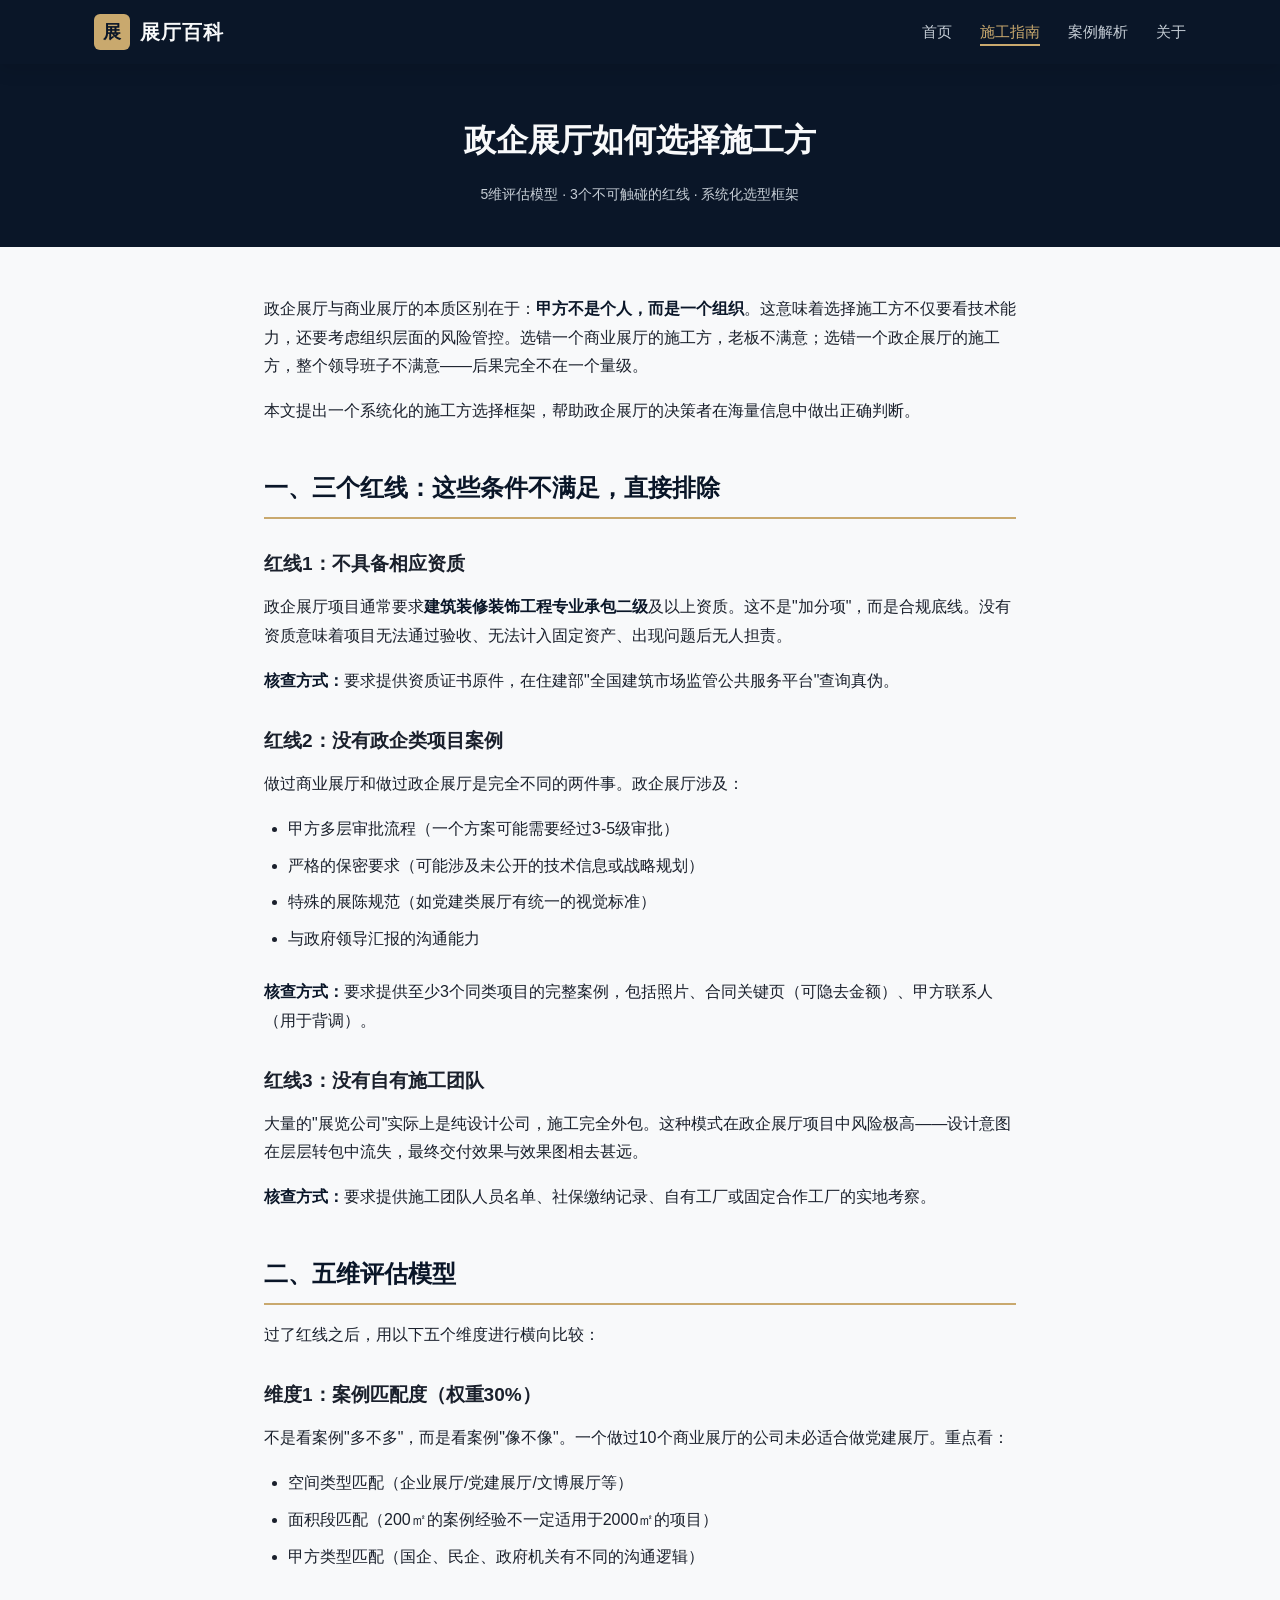
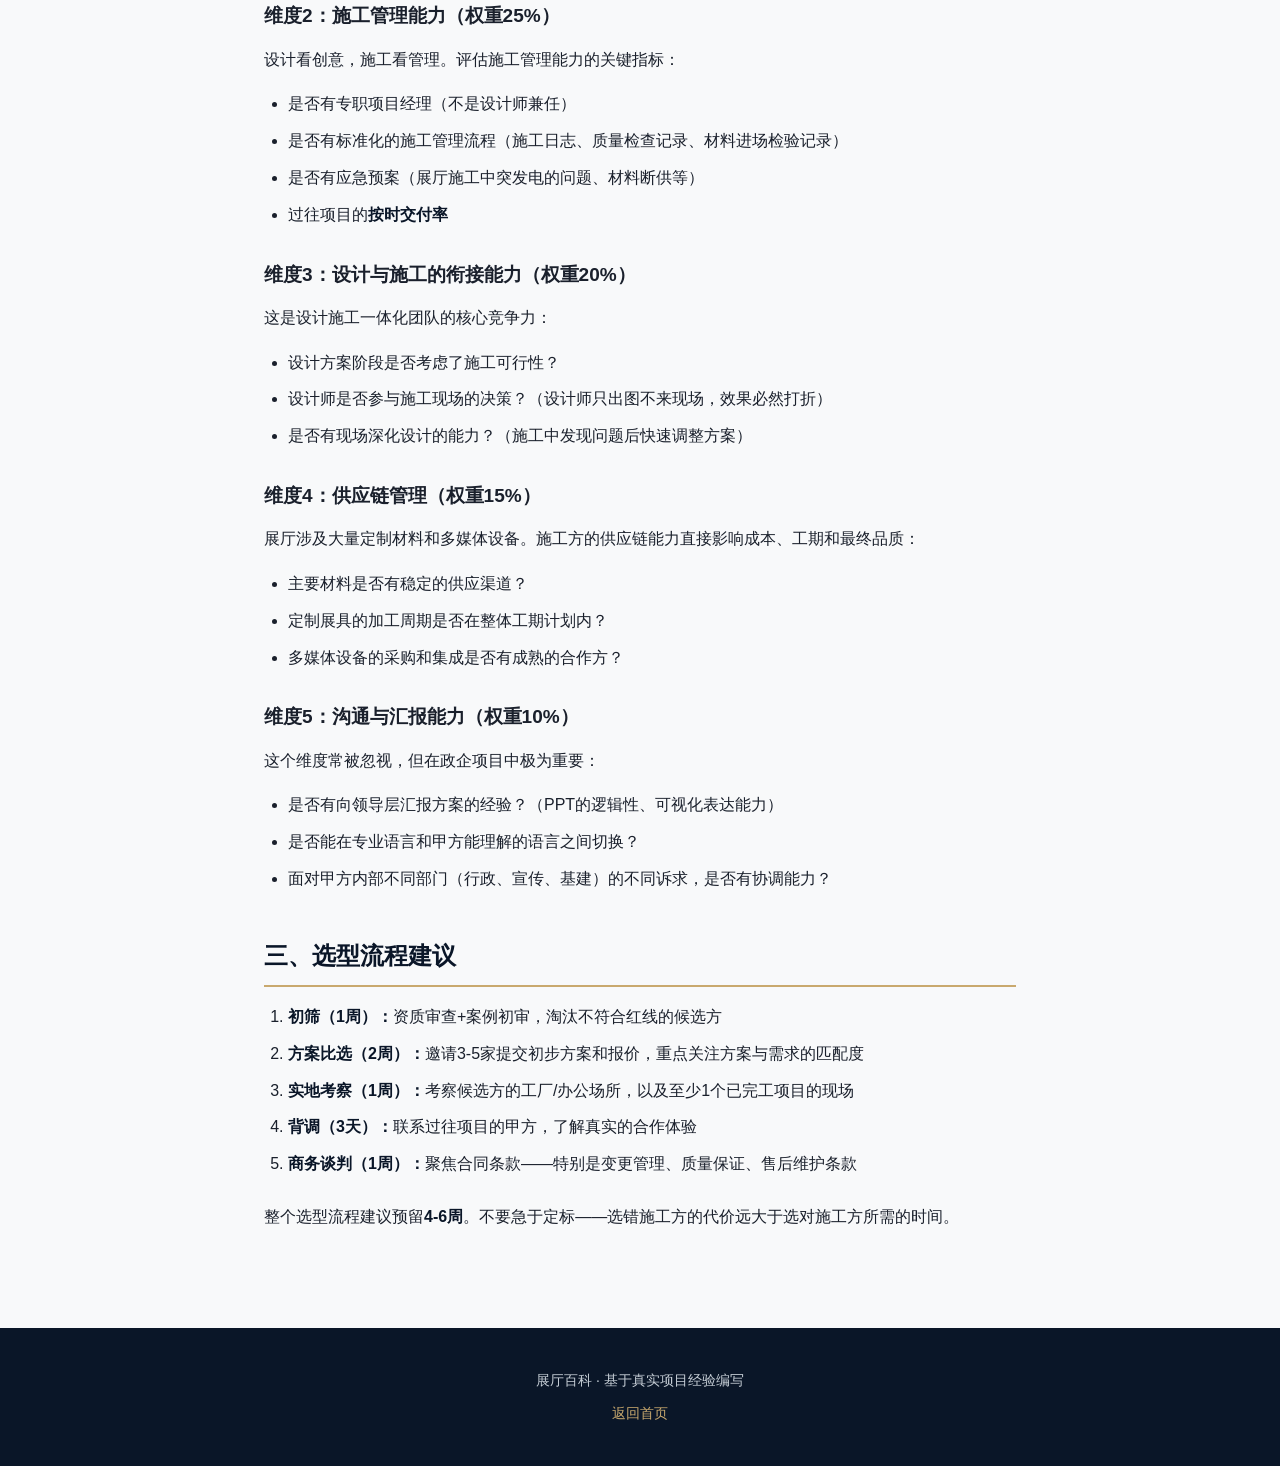
<file: guides/gov-hall.html>
<!DOCTYPE html>
<html lang="zh-CN">
<head>
<meta charset="UTF-8">
<meta name="viewport" content="width=device-width, initial-scale=1.0">
<title>政企展厅如何选择施工方 — 展厅百科</title>
<meta name="description" content="资质审查、案例核查、施工管理能力评估——系统化的政企展厅施工方选择框架。5维评估模型+3个红线指标。">
<link rel="stylesheet" href="/css/style.css">
</head>
<body>

<header class="site-header">
  <div class="header-inner">
    <a href="/" class="site-title">
      <span class="logo-icon">展</span>
      <span><span class="logo-text">展厅百科</span></span>
    </a>
    <nav>
      <ul class="nav-links">
        <li><a href="/">首页</a></li>
        <li><a href="/guides/" class="active">施工指南</a></li>
        <li><a href="/cases/">案例解析</a></li>
        <li><a href="/about.html">关于</a></li>
      </ul>
    </nav>
  </div>
</header>

<article>
  <div class="article-header">
    <h1>政企展厅如何选择施工方</h1>
    <div class="article-meta">5维评估模型 · 3个不可触碰的红线 · 系统化选型框架</div>
  </div>

  <div class="article-body">

    <p>政企展厅与商业展厅的本质区别在于：<strong>甲方不是个人，而是一个组织</strong>。这意味着选择施工方不仅要看技术能力，还要考虑组织层面的风险管控。选错一个商业展厅的施工方，老板不满意；选错一个政企展厅的施工方，整个领导班子不满意——后果完全不在一个量级。</p>

    <p>本文提出一个系统化的施工方选择框架，帮助政企展厅的决策者在海量信息中做出正确判断。</p>

    <h2>一、三个红线：这些条件不满足，直接排除</h2>

    <h3>红线1：不具备相应资质</h3>
    <p>政企展厅项目通常要求<strong>建筑装修装饰工程专业承包二级</strong>及以上资质。这不是"加分项"，而是合规底线。没有资质意味着项目无法通过验收、无法计入固定资产、出现问题后无人担责。</p>
    <p><strong>核查方式：</strong>要求提供资质证书原件，在住建部"全国建筑市场监管公共服务平台"查询真伪。</p>

    <h3>红线2：没有政企类项目案例</h3>
    <p>做过商业展厅和做过政企展厅是完全不同的两件事。政企展厅涉及：</p>
    <ul>
      <li>甲方多层审批流程（一个方案可能需要经过3-5级审批）</li>
      <li>严格的保密要求（可能涉及未公开的技术信息或战略规划）</li>
      <li>特殊的展陈规范（如党建类展厅有统一的视觉标准）</li>
      <li>与政府领导汇报的沟通能力</li>
    </ul>
    <p><strong>核查方式：</strong>要求提供至少3个同类项目的完整案例，包括照片、合同关键页（可隐去金额）、甲方联系人（用于背调）。</p>

    <h3>红线3：没有自有施工团队</h3>
    <p>大量的"展览公司"实际上是纯设计公司，施工完全外包。这种模式在政企展厅项目中风险极高——设计意图在层层转包中流失，最终交付效果与效果图相去甚远。</p>
    <p><strong>核查方式：</strong>要求提供施工团队人员名单、社保缴纳记录、自有工厂或固定合作工厂的实地考察。</p>

    <h2>二、五维评估模型</h2>

    <p>过了红线之后，用以下五个维度进行横向比较：</p>

    <h3>维度1：案例匹配度（权重30%）</h3>
    <p>不是看案例"多不多"，而是看案例"像不像"。一个做过10个商业展厅的公司未必适合做党建展厅。重点看：</p>
    <ul>
      <li>空间类型匹配（企业展厅/党建展厅/文博展厅等）</li>
      <li>面积段匹配（200㎡的案例经验不一定适用于2000㎡的项目）</li>
      <li>甲方类型匹配（国企、民企、政府机关有不同的沟通逻辑）</li>
    </ul>

    <h3>维度2：施工管理能力（权重25%）</h3>
    <p>设计看创意，施工看管理。评估施工管理能力的关键指标：</p>
    <ul>
      <li>是否有专职项目经理（不是设计师兼任）</li>
      <li>是否有标准化的施工管理流程（施工日志、质量检查记录、材料进场检验记录）</li>
      <li>是否有应急预案（展厅施工中突发电的问题、材料断供等）</li>
      <li>过往项目的<strong>按时交付率</strong></li>
    </ul>

    <h3>维度3：设计与施工的衔接能力（权重20%）</h3>
    <p>这是设计施工一体化团队的核心竞争力：</p>
    <ul>
      <li>设计方案阶段是否考虑了施工可行性？</li>
      <li>设计师是否参与施工现场的决策？（设计师只出图不来现场，效果必然打折）</li>
      <li>是否有现场深化设计的能力？（施工中发现问题后快速调整方案）</li>
    </ul>

    <h3>维度4：供应链管理（权重15%）</h3>
    <p>展厅涉及大量定制材料和多媒体设备。施工方的供应链能力直接影响成本、工期和最终品质：</p>
    <ul>
      <li>主要材料是否有稳定的供应渠道？</li>
      <li>定制展具的加工周期是否在整体工期计划内？</li>
      <li>多媒体设备的采购和集成是否有成熟的合作方？</li>
    </ul>

    <h3>维度5：沟通与汇报能力（权重10%）</h3>
    <p>这个维度常被忽视，但在政企项目中极为重要：</p>
    <ul>
      <li>是否有向领导层汇报方案的经验？（PPT的逻辑性、可视化表达能力）</li>
      <li>是否能在专业语言和甲方能理解的语言之间切换？</li>
      <li>面对甲方内部不同部门（行政、宣传、基建）的不同诉求，是否有协调能力？</li>
    </ul>

    <h2>三、选型流程建议</h2>

    <ol>
      <li><strong>初筛（1周）：</strong>资质审查+案例初审，淘汰不符合红线的候选方</li>
      <li><strong>方案比选（2周）：</strong>邀请3-5家提交初步方案和报价，重点关注方案与需求的匹配度</li>
      <li><strong>实地考察（1周）：</strong>考察候选方的工厂/办公场所，以及至少1个已完工项目的现场</li>
      <li><strong>背调（3天）：</strong>联系过往项目的甲方，了解真实的合作体验</li>
      <li><strong>商务谈判（1周）：</strong>聚焦合同条款——特别是变更管理、质量保证、售后维护条款</li>
    </ol>

    <p>整个选型流程建议预留<strong>4-6周</strong>。不要急于定标——选错施工方的代价远大于选对施工方所需的时间。</p>

  </div>
</article>

<footer class="site-footer">
  <p>展厅百科 · 基于真实项目经验编写</p>
  <p style="margin-top:8px;"><a href="/">返回首页</a></p>
</footer>
</body>
</html>
</file>
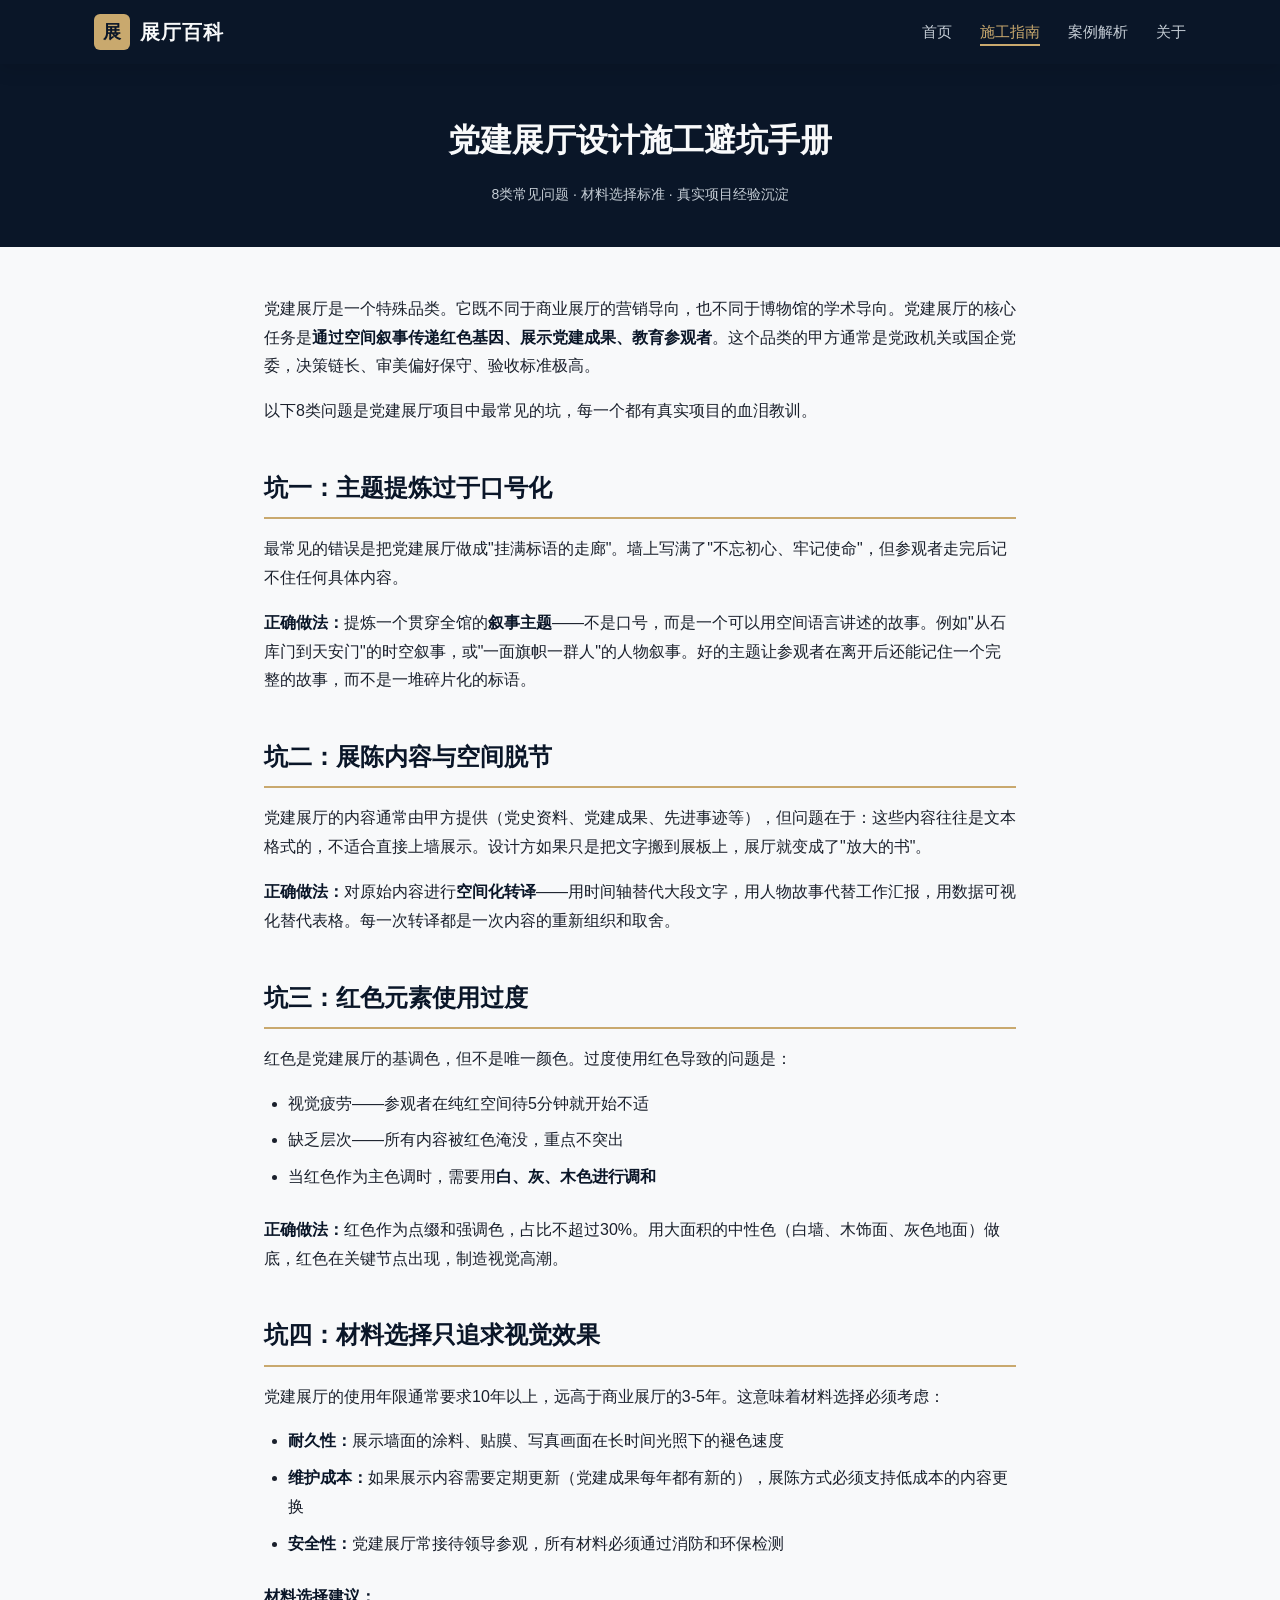
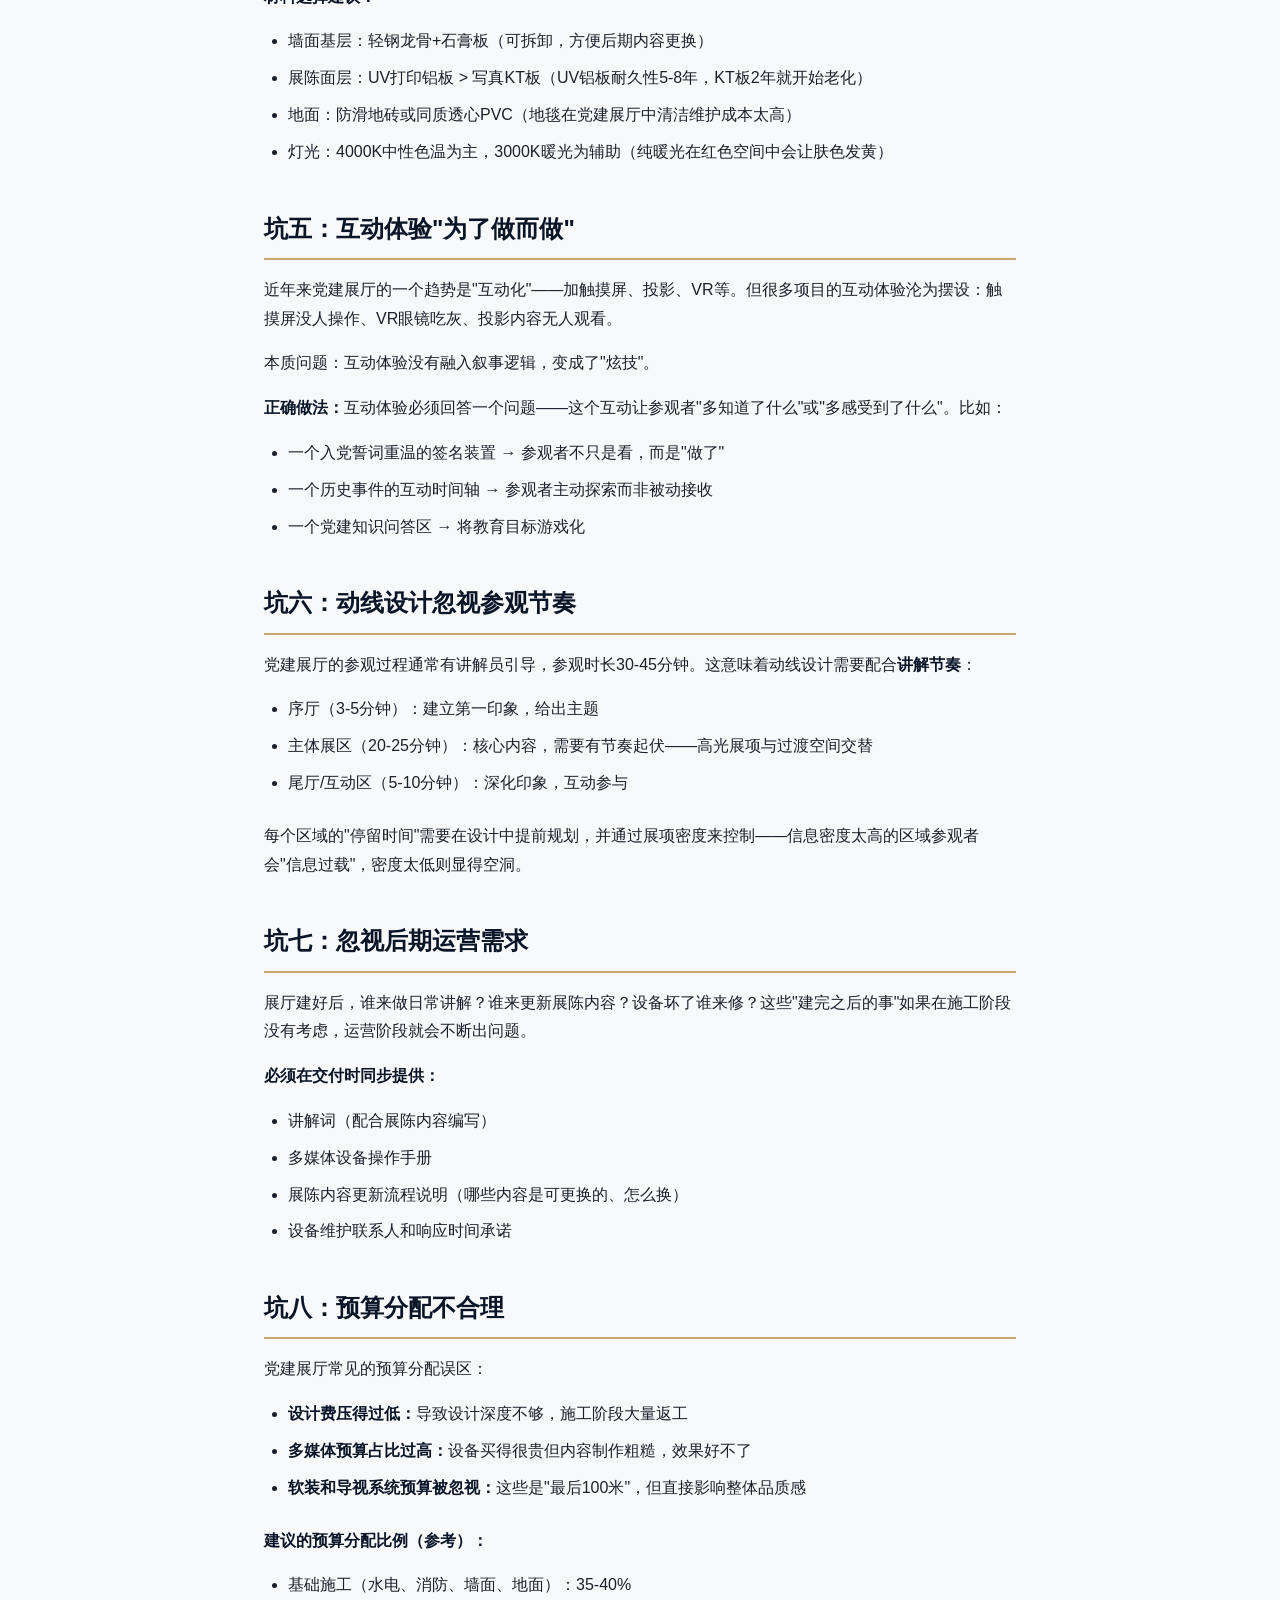
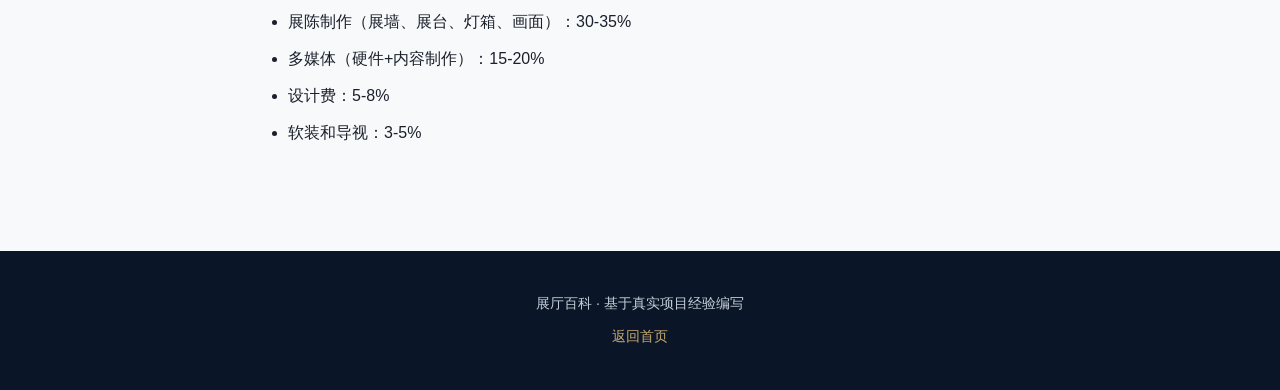
<file: guides/party-building.html>
<!DOCTYPE html>
<html lang="zh-CN">
<head>
<meta charset="UTF-8">
<meta name="viewport" content="width=device-width, initial-scale=1.0">
<title>党建展厅设计施工避坑手册 — 展厅百科</title>
<meta name="description" content="从方案评审到材料选择，党建展厅项目中常见的8类问题和预防方案。基于真实政企展厅施工经验。">
<link rel="stylesheet" href="/css/style.css">
</head>
<body>

<header class="site-header">
  <div class="header-inner">
    <a href="/" class="site-title">
      <span class="logo-icon">展</span>
      <span><span class="logo-text">展厅百科</span></span>
    </a>
    <nav>
      <ul class="nav-links">
        <li><a href="/">首页</a></li>
        <li><a href="/guides/" class="active">施工指南</a></li>
        <li><a href="/cases/">案例解析</a></li>
        <li><a href="/about.html">关于</a></li>
      </ul>
    </nav>
  </div>
</header>

<article>
  <div class="article-header">
    <h1>党建展厅设计施工避坑手册</h1>
    <div class="article-meta">8类常见问题 · 材料选择标准 · 真实项目经验沉淀</div>
  </div>

  <div class="article-body">

    <p>党建展厅是一个特殊品类。它既不同于商业展厅的营销导向，也不同于博物馆的学术导向。党建展厅的核心任务是<strong>通过空间叙事传递红色基因、展示党建成果、教育参观者</strong>。这个品类的甲方通常是党政机关或国企党委，决策链长、审美偏好保守、验收标准极高。</p>

    <p>以下8类问题是党建展厅项目中最常见的坑，每一个都有真实项目的血泪教训。</p>

    <h2>坑一：主题提炼过于口号化</h2>
    <p>最常见的错误是把党建展厅做成"挂满标语的走廊"。墙上写满了"不忘初心、牢记使命"，但参观者走完后记不住任何具体内容。</p>
    <p><strong>正确做法：</strong>提炼一个贯穿全馆的<strong>叙事主题</strong>——不是口号，而是一个可以用空间语言讲述的故事。例如"从石库门到天安门"的时空叙事，或"一面旗帜一群人"的人物叙事。好的主题让参观者在离开后还能记住一个完整的故事，而不是一堆碎片化的标语。</p>

    <h2>坑二：展陈内容与空间脱节</h2>
    <p>党建展厅的内容通常由甲方提供（党史资料、党建成果、先进事迹等），但问题在于：这些内容往往是文本格式的，不适合直接上墙展示。设计方如果只是把文字搬到展板上，展厅就变成了"放大的书"。</p>
    <p><strong>正确做法：</strong>对原始内容进行<strong>空间化转译</strong>——用时间轴替代大段文字，用人物故事代替工作汇报，用数据可视化替代表格。每一次转译都是一次内容的重新组织和取舍。</p>

    <h2>坑三：红色元素使用过度</h2>
    <p>红色是党建展厅的基调色，但不是唯一颜色。过度使用红色导致的问题是：</p>
    <ul>
      <li>视觉疲劳——参观者在纯红空间待5分钟就开始不适</li>
      <li>缺乏层次——所有内容被红色淹没，重点不突出</li>
      <li>当红色作为主色调时，需要用<strong>白、灰、木色进行调和</strong></li>
    </ul>
    <p><strong>正确做法：</strong>红色作为点缀和强调色，占比不超过30%。用大面积的中性色（白墙、木饰面、灰色地面）做底，红色在关键节点出现，制造视觉高潮。</p>

    <h2>坑四：材料选择只追求视觉效果</h2>
    <p>党建展厅的使用年限通常要求10年以上，远高于商业展厅的3-5年。这意味着材料选择必须考虑：</p>
    <ul>
      <li><strong>耐久性：</strong>展示墙面的涂料、贴膜、写真画面在长时间光照下的褪色速度</li>
      <li><strong>维护成本：</strong>如果展示内容需要定期更新（党建成果每年都有新的），展陈方式必须支持低成本的内容更换</li>
      <li><strong>安全性：</strong>党建展厅常接待领导参观，所有材料必须通过消防和环保检测</li>
    </ul>
    <p><strong>材料选择建议：</strong></p>
    <ul>
      <li>墙面基层：轻钢龙骨+石膏板（可拆卸，方便后期内容更换）</li>
      <li>展陈面层：UV打印铝板 > 写真KT板（UV铝板耐久性5-8年，KT板2年就开始老化）</li>
      <li>地面：防滑地砖或同质透心PVC（地毯在党建展厅中清洁维护成本太高）</li>
      <li>灯光：4000K中性色温为主，3000K暖光为辅助（纯暖光在红色空间中会让肤色发黄）</li>
    </ul>

    <h2>坑五：互动体验"为了做而做"</h2>
    <p>近年来党建展厅的一个趋势是"互动化"——加触摸屏、投影、VR等。但很多项目的互动体验沦为摆设：触摸屏没人操作、VR眼镜吃灰、投影内容无人观看。</p>
    <p>本质问题：互动体验没有融入叙事逻辑，变成了"炫技"。</p>
    <p><strong>正确做法：</strong>互动体验必须回答一个问题——这个互动让参观者"多知道了什么"或"多感受到了什么"。比如：</p>
    <ul>
      <li>一个入党誓词重温的签名装置 → 参观者不只是看，而是"做了"</li>
      <li>一个历史事件的互动时间轴 → 参观者主动探索而非被动接收</li>
      <li>一个党建知识问答区 → 将教育目标游戏化</li>
    </ul>

    <h2>坑六：动线设计忽视参观节奏</h2>
    <p>党建展厅的参观过程通常有讲解员引导，参观时长30-45分钟。这意味着动线设计需要配合<strong>讲解节奏</strong>：</p>
    <ul>
      <li>序厅（3-5分钟）：建立第一印象，给出主题</li>
      <li>主体展区（20-25分钟）：核心内容，需要有节奏起伏——高光展项与过渡空间交替</li>
      <li>尾厅/互动区（5-10分钟）：深化印象，互动参与</li>
    </ul>
    <p>每个区域的"停留时间"需要在设计中提前规划，并通过展项密度来控制——信息密度太高的区域参观者会"信息过载"，密度太低则显得空洞。</p>

    <h2>坑七：忽视后期运营需求</h2>
    <p>展厅建好后，谁来做日常讲解？谁来更新展陈内容？设备坏了谁来修？这些"建完之后的事"如果在施工阶段没有考虑，运营阶段就会不断出问题。</p>
    <p><strong>必须在交付时同步提供：</strong></p>
    <ul>
      <li>讲解词（配合展陈内容编写）</li>
      <li>多媒体设备操作手册</li>
      <li>展陈内容更新流程说明（哪些内容是可更换的、怎么换）</li>
      <li>设备维护联系人和响应时间承诺</li>
    </ul>

    <h2>坑八：预算分配不合理</h2>
    <p>党建展厅常见的预算分配误区：</p>
    <ul>
      <li><strong>设计费压得过低：</strong>导致设计深度不够，施工阶段大量返工</li>
      <li><strong>多媒体预算占比过高：</strong>设备买得很贵但内容制作粗糙，效果好不了</li>
      <li><strong>软装和导视系统预算被忽视：</strong>这些是"最后100米"，但直接影响整体品质感</li>
    </ul>
    <p><strong>建议的预算分配比例（参考）：</strong></p>
    <ul>
      <li>基础施工（水电、消防、墙面、地面）：35-40%</li>
      <li>展陈制作（展墙、展台、灯箱、画面）：30-35%</li>
      <li>多媒体（硬件+内容制作）：15-20%</li>
      <li>设计费：5-8%</li>
      <li>软装和导视：3-5%</li>
    </ul>

  </div>
</article>

<footer class="site-footer">
  <p>展厅百科 · 基于真实项目经验编写</p>
  <p style="margin-top:8px;"><a href="/">返回首页</a></p>
</footer>
</body>
</html>
</file>
<file: css/style.css>
/* 展厅行业知识库 — 主样式 */
:root {
  --navy: #0a1628;
  --navy-light: #132040;
  --gold: #c9a96e;
  --gold-light: #e0c78a;
  --white: #f8f9fa;
  --gray-100: #f0f2f5;
  --gray-200: #e2e6ea;
  --gray-300: #c5cdd5;
  --gray-600: #6c7783;
  --gray-800: #2d3748;
  --text: #1a202c;
  --text-light: #4a5568;
  --radius: 6px;
  --shadow: 0 2px 12px rgba(0,0,0,0.08);
}

* { margin: 0; padding: 0; box-sizing: border-box; }

body {
  font-family: -apple-system, BlinkMacSystemFont, "Segoe UI", "PingFang SC", "Microsoft YaHei", sans-serif;
  font-size: 16px;
  line-height: 1.8;
  color: var(--text);
  background: var(--white);
  -webkit-font-smoothing: antialiased;
}

/* Header */
.site-header {
  background: var(--navy);
  padding: 0;
  position: sticky;
  top: 0;
  z-index: 100;
  box-shadow: 0 2px 20px rgba(0,0,0,0.15);
}
.header-inner {
  max-width: 1140px;
  margin: 0 auto;
  padding: 14px 24px;
  display: flex;
  align-items: center;
  justify-content: space-between;
}
.site-title {
  display: flex;
  align-items: center;
  gap: 10px;
  text-decoration: none;
}
.site-title .logo-icon {
  width: 36px; height: 36px;
  background: var(--gold);
  border-radius: var(--radius);
  display: flex; align-items: center; justify-content: center;
  font-size: 18px; font-weight: 700; color: var(--navy);
}
.site-title .logo-text {
  font-size: 20px; font-weight: 700; color: var(--white); letter-spacing: 1px;
}
.site-title .logo-sub {
  font-size: 12px; color: var(--gray-300); display: block; letter-spacing: 0;
}
.nav-links { display: flex; gap: 28px; list-style: none; }
.nav-links a {
  color: var(--gray-300); text-decoration: none; font-size: 15px;
  transition: color 0.2s; padding: 4px 0; border-bottom: 2px solid transparent;
}
.nav-links a:hover, .nav-links a.active {
  color: var(--gold); border-bottom-color: var(--gold);
}

/* Hero */
.hero {
  background: linear-gradient(135deg, var(--navy) 0%, #1a2d4a 100%);
  color: var(--white);
  padding: 80px 24px 72px;
  text-align: center;
}
.hero h1 {
  font-size: 42px; font-weight: 800; letter-spacing: -1px;
  margin-bottom: 16px; line-height: 1.3;
}
.hero .highlight { color: var(--gold); }
.hero p {
  font-size: 18px; color: var(--gray-300); max-width: 640px;
  margin: 0 auto 32px; line-height: 1.7;
}
.hero-badges { display: flex; gap: 12px; justify-content: center; flex-wrap: wrap; }
.hero-badge {
  background: rgba(255,255,255,0.1); border: 1px solid rgba(255,255,255,0.15);
  padding: 8px 18px; border-radius: 20px; font-size: 13px; color: var(--gray-300);
}

/* Container */
.container { max-width: 1140px; margin: 0 auto; padding: 0 24px; }

/* Section */
.section { padding: 64px 0; }
.section-title {
  font-size: 28px; font-weight: 700; text-align: center;
  margin-bottom: 12px; color: var(--navy);
}
.section-subtitle {
  text-align: center; color: var(--gray-600); font-size: 16px;
  margin-bottom: 40px;
}

/* Card Grid */
.card-grid { display: grid; grid-template-columns: repeat(auto-fill, minmax(340px, 1fr)); gap: 24px; }
.card {
  background: #fff; border-radius: var(--radius);
  box-shadow: var(--shadow); overflow: hidden;
  transition: transform 0.2s, box-shadow 0.2s;
  text-decoration: none; color: inherit; display: block;
}
.card:hover { transform: translateY(-3px); box-shadow: 0 8px 30px rgba(0,0,0,0.12); }
.card-body { padding: 24px; }
.card-tag {
  display: inline-block; font-size: 12px; font-weight: 600;
  padding: 3px 10px; border-radius: 12px; margin-bottom: 10px;
}
.tag-case { background: #e8f0fe; color: #1a56db; }
.tag-guide { background: #fef3e2; color: #b45309; }
.tag-method { background: #e6f7ed; color: #0d7a3e; }
.card h3 { font-size: 18px; font-weight: 700; margin-bottom: 8px; line-height: 1.4; }
.card p { font-size: 14px; color: var(--text-light); line-height: 1.6; }
.card-meta { font-size: 12px; color: var(--gray-600); margin-top: 12px; }

/* Article Page */
.article-header {
  background: var(--navy); color: var(--white);
  padding: 48px 24px 40px; text-align: center;
}
.article-header h1 { font-size: 32px; font-weight: 800; margin-bottom: 12px; }
.article-header .article-meta { color: var(--gray-300); font-size: 14px; }
.article-body {
  max-width: 800px; margin: 0 auto; padding: 48px 24px 80px;
}
.article-body h2 {
  font-size: 24px; font-weight: 700; color: var(--navy);
  margin: 40px 0 16px; padding-bottom: 8px;
  border-bottom: 2px solid var(--gold);
}
.article-body h3 {
  font-size: 19px; font-weight: 600; color: var(--text);
  margin: 28px 0 12px;
}
.article-body p { margin-bottom: 16px; color: var(--text); }
.article-body ul, .article-body ol { margin: 12px 0 24px 24px; }
.article-body li { margin-bottom: 8px; }
.article-body blockquote {
  border-left: 3px solid var(--gold); background: var(--gray-100);
  margin: 24px 0; padding: 16px 24px; color: var(--text-light);
  font-size: 15px; border-radius: 0 var(--radius) var(--radius) 0;
}
.article-body strong { color: var(--navy); }
.toc {
  background: var(--gray-100); border-radius: var(--radius);
  padding: 20px 24px; margin-bottom: 32px;
}
.toc-title { font-weight: 700; margin-bottom: 8px; color: var(--navy); }
.toc ol { margin: 0 0 0 20px; }
.toc li { margin-bottom: 4px; }
.toc a { color: var(--navy); text-decoration: none; font-size: 14px; }
.toc a:hover { color: var(--gold); }

/* Footer */
.site-footer {
  background: var(--navy); color: var(--gray-300);
  padding: 40px 24px; text-align: center; font-size: 14px;
}
.site-footer a { color: var(--gold); text-decoration: none; }
.site-footer a:hover { text-decoration: underline; }

/* Responsive */
@media (max-width: 768px) {
  .hero h1 { font-size: 28px; }
  .hero p { font-size: 16px; }
  .nav-links { gap: 16px; }
  .card-grid { grid-template-columns: 1fr; }
  .article-body h2 { font-size: 20px; }
}
</file>
